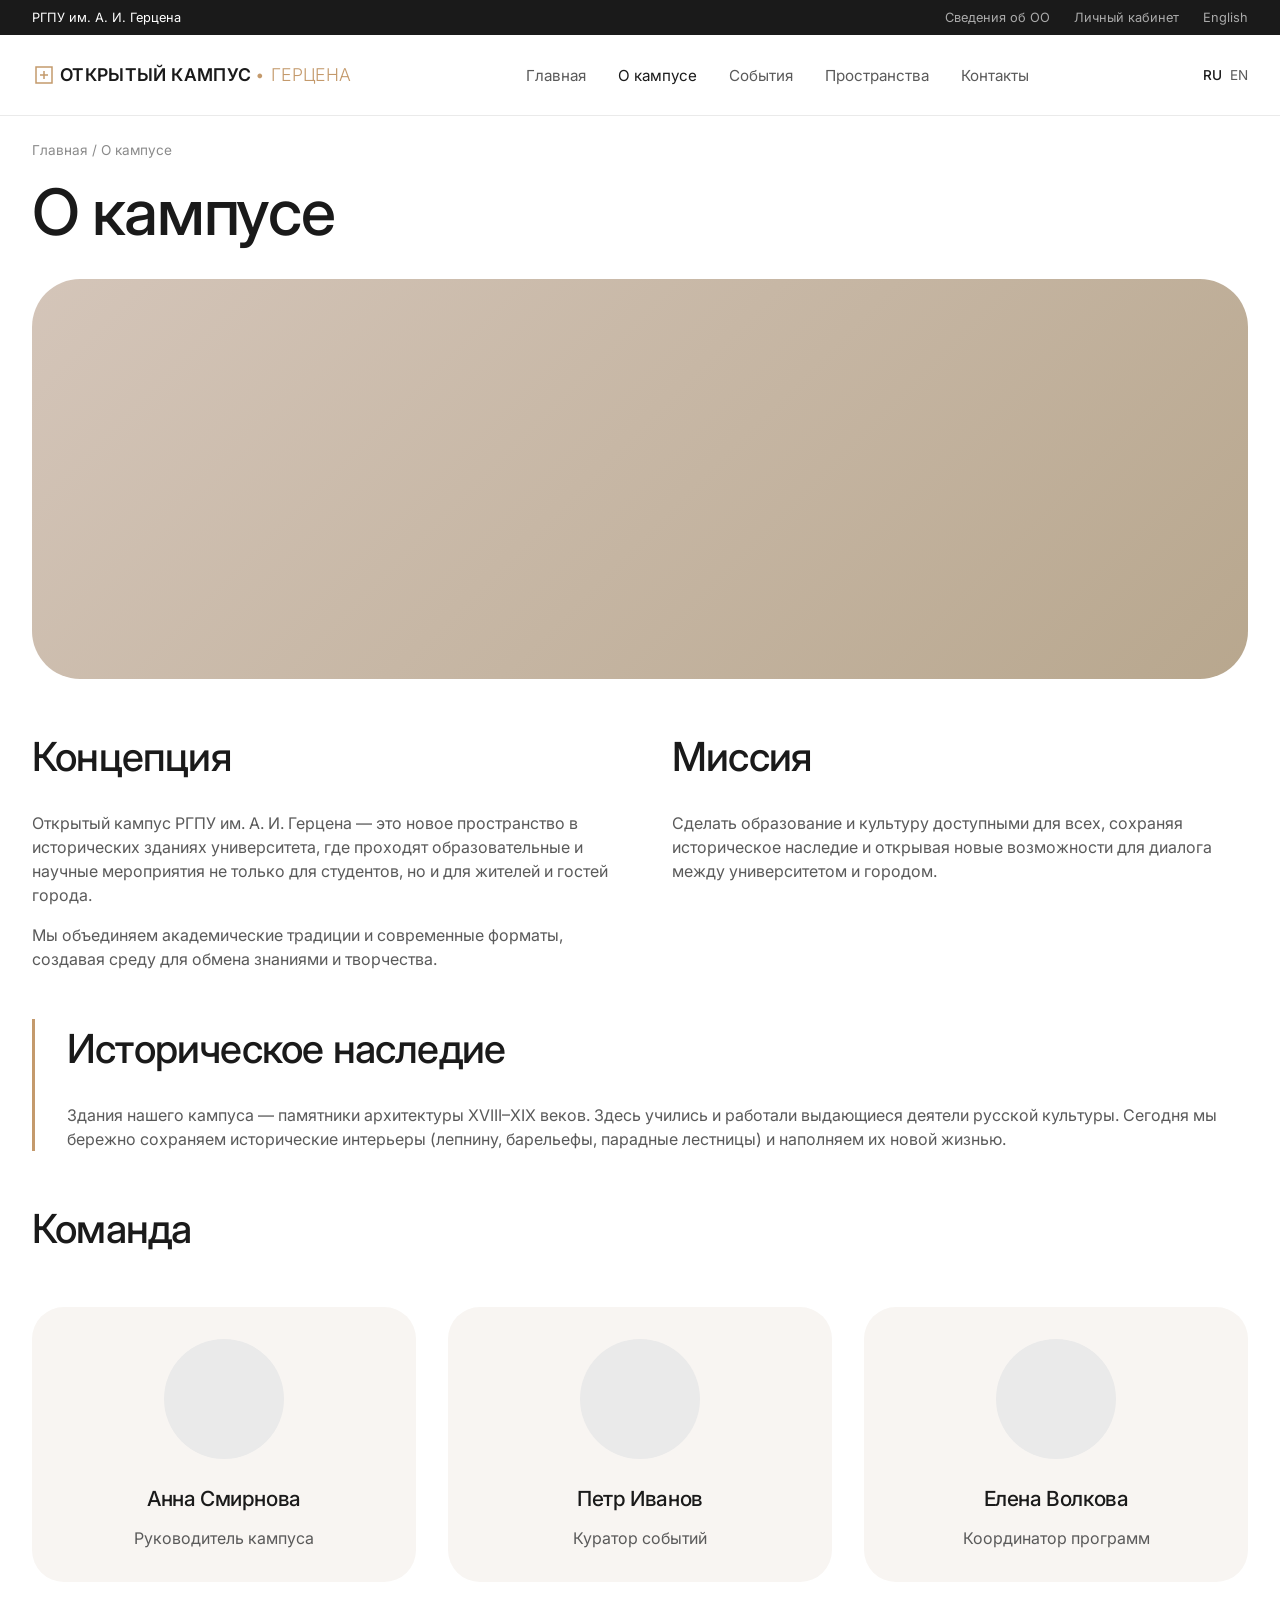
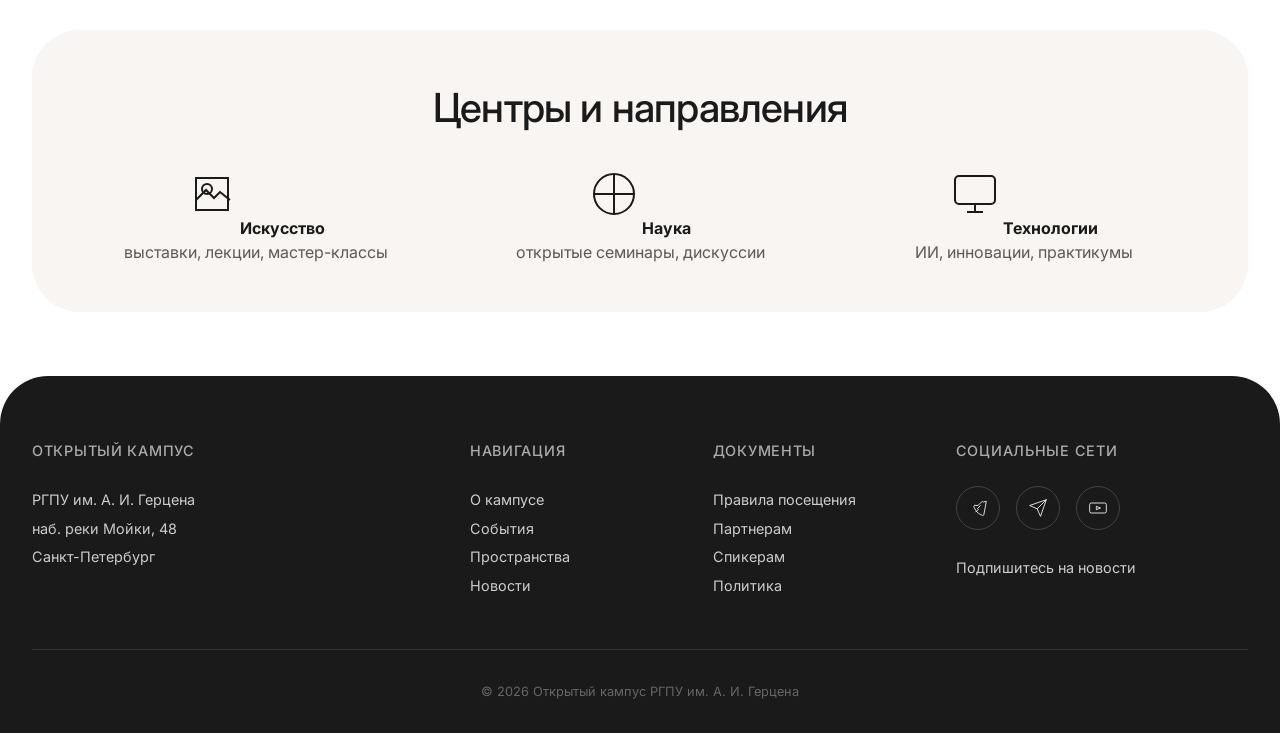
<file: about.html>
<!DOCTYPE html>
<html lang="ru">
<head>
    <meta charset="UTF-8">
    <meta name="viewport" content="width=device-width, initial-scale=1.0">
    <title>О кампусе | Открытый кампус</title>
    <link rel="preconnect" href="https://fonts.googleapis.com">
    <link rel="preconnect" href="https://fonts.gstatic.com" crossorigin>
    <link href="https://fonts.googleapis.com/css2?family=Inter:opsz,wght@14..32,300;14..32,400;14..32,500;14..32,600;14..32,700&display=swap" rel="stylesheet">
    <link rel="stylesheet" href="assets/css/style.css">
</head>
<body>
    <!-- ШАПКА УНИВЕРСИТЕТА -->
    <div class="university-header">
        <div class="container">
            <div>РГПУ им. А. И. Герцена</div>
            <div class="university-links">
                <a href="#">Сведения об ОО</a>
                <a href="#">Личный кабинет</a>
                <a href="en/index.html">English</a>
            </div>
        </div>
    </div>

    <!-- НАВИГАЦИЯ -->
    <nav class="main-nav">
        <div class="container nav-container">
            <a href="index.html" class="logo">
                <svg class="icon logo-icon" viewBox="0 0 24 24" fill="none" stroke="currentColor">
                    <path d="M4 4h16v16H4z"/>
                    <path d="M12 8v8M8 12h8"/>
                </svg>
                ОТКРЫТЫЙ КАМПУС <span>• ГЕРЦЕНА</span>
            </a>
            <ul class="nav-menu">
                <li><a href="index.html">Главная</a></li>
                <li><a href="about.html" class="active">О кампусе</a></li>
                <li><a href="events.html">События</a></li>
                <li><a href="spaces.html">Пространства</a></li>
                <li><a href="contact.html">Контакты</a></li>
            </ul>
            <div class="lang-switch">
                <a href="#" class="active">RU</a>
                <a href="en/index.html">EN</a>
            </div>
            <button class="mobile-menu-btn">☰</button>
        </div>
    </nav>

    <main class="container">
        <!-- ХЛЕБНЫЕ КРОШКИ -->
        <div class="breadcrumbs">
            <a href="index.html">Главная</a> / <span>О кампусе</span>
        </div>

        <h1>О кампусе</h1>
        
        <!-- HERO ИЗОБРАЖЕНИЕ -->
        <div class="about-hero">
            <div class="about-hero-image"></div>
        </div>
        
        <!-- КОНЦЕПЦИЯ И МИССИЯ -->
        <div class="about-content">
            <div>
                <h2>Концепция</h2>
                <p style="color: var(--color-text-light);">Открытый кампус РГПУ им. А. И. Герцена — это новое пространство в исторических зданиях университета, где проходят образовательные и научные мероприятия не только для студентов, но и для жителей и гостей города.</p>
                <p style="color: var(--color-text-light); margin-top: 1rem;">Мы объединяем академические традиции и современные форматы, создавая среду для обмена знаниями и творчества.</p>
            </div>
            <div>
                <h2>Миссия</h2>
                <p style="color: var(--color-text-light);">Сделать образование и культуру доступными для всех, сохраняя историческое наследие и открывая новые возможности для диалога между университетом и городом.</p>
            </div>
        </div>
        
        <!-- ИСТОРИЧЕСКИЙ БЛОК -->
        <div class="history-block">
            <h2>Историческое наследие</h2>
            <p style="color: var(--color-text-light);">Здания нашего кампуса — памятники архитектуры XVIII–XIX веков. Здесь учились и работали выдающиеся деятели русской культуры. Сегодня мы бережно сохраняем исторические интерьеры (лепнину, барельефы, парадные лестницы) и наполняем их новой жизнью.</p>
        </div>
        
        <!-- КОМАНДА -->
        <h2 style="margin-top: 3rem;">Команда</h2>
        <div class="team-grid">
            <div class="team-card">
                <div class="team-photo"></div>
                <h3>Анна Смирнова</h3>
                <p style="color: var(--color-text-light);">Руководитель кампуса</p>
            </div>
            <div class="team-card">
                <div class="team-photo"></div>
                <h3>Петр Иванов</h3>
                <p style="color: var(--color-text-light);">Куратор событий</p>
            </div>
            <div class="team-card">
                <div class="team-photo"></div>
                <h3>Елена Волкова</h3>
                <p style="color: var(--color-text-light);">Координатор программ</p>
            </div>
        </div>
        
        <!-- НАПРАВЛЕНИЯ -->
        <div style="background: var(--color-hover); padding: 3rem; border-radius: var(--radius-xl); margin: 3rem 0;">
            <h2 class="text-center">Центры и направления</h2>
            <div style="display: grid; grid-template-columns: repeat(3, 1fr); gap: 2rem; margin-top: 2rem;">
                <div class="text-center">
                    <svg class="icon-xl" viewBox="0 0 24 24" fill="none" stroke="currentColor" style="margin: 0 auto 1rem;">
                        <path d="M4 4h16v16H4z"/>
                        <circle cx="9.5" cy="9.5" r="2.5"/>
                        <path d="M21 15l-5-4-3 3-4-4-5 5"/>
                    </svg>
                    <strong>Искусство</strong><br>
                    <span style="color: var(--color-text-light);">выставки, лекции, мастер-классы</span>
                </div>
                <div class="text-center">
                    <svg class="icon-xl" viewBox="0 0 24 24" fill="none" stroke="currentColor" style="margin: 0 auto 1rem;">
                        <circle cx="12" cy="12" r="10"/>
                        <path d="M12 2v20M2 12h20"/>
                    </svg>
                    <strong>Наука</strong><br>
                    <span style="color: var(--color-text-light);">открытые семинары, дискуссии</span>
                </div>
                <div class="text-center">
                    <svg class="icon-xl" viewBox="0 0 24 24" fill="none" stroke="currentColor" style="margin: 0 auto 1rem;">
                        <rect x="2" y="3" width="20" height="14" rx="2"/>
                        <path d="M8 21h8M12 17v4"/>
                    </svg>
                    <strong>Технологии</strong><br>
                    <span style="color: var(--color-text-light);">ИИ, инновации, практикумы</span>
                </div>
            </div>
        </div>
    </main>

    <!-- ФУТЕР -->
    <footer class="footer">
        <div class="container">
            <div class="footer-grid">
                <div class="footer-col">
                    <h4>Открытый кампус</h4>
                    <p>РГПУ им. А. И. Герцена<br>наб. реки Мойки, 48<br>Санкт-Петербург</p>
                </div>
                <div class="footer-col">
                    <h4>Навигация</h4>
                    <a href="about.html">О кампусе</a>
                    <a href="events.html">События</a>
                    <a href="spaces.html">Пространства</a>
                    <a href="news.html">Новости</a>
                </div>
                <div class="footer-col">
                    <h4>Документы</h4>
                    <a href="#">Правила посещения</a>
                    <a href="partners.html">Партнерам</a>
                    <a href="#">Спикерам</a>
                    <a href="#">Политика</a>
                </div>
                <div class="footer-col">
                    <h4>Социальные сети</h4>
                    <div class="social-links">
                        <a href="#" aria-label="VK">
                            <svg width="20" height="20" viewBox="0 0 24 24" fill="none" stroke="currentColor">
                                <path d="M22 4L19 20C18.9 20.6 18.3 21 17.7 20.9C16.8 20.8 13 19 11 17C9 15 7 11 7 10C7 9.5 7.2 9 7.7 8.8L12 9L16 5C16.7 4.3 17.7 4.2 18.4 4.8L22 4Z"/>
                                <path d="M13 13L9 17M15 9L11 13"/>
                            </svg>
                        </a>
                        <a href="#" aria-label="Telegram">
                            <svg width="20" height="20" viewBox="0 0 24 24" fill="none" stroke="currentColor">
                                <path d="M22 2L11 13M22 2L15 22L11 13M22 2L2 9L11 13"/>
                            </svg>
                        </a>
                        <a href="#" aria-label="YouTube">
                            <svg width="20" height="20" viewBox="0 0 24 24" fill="none" stroke="currentColor">
                                <rect x="2" y="6" width="20" height="12" rx="2"/>
                                <path d="M10 10L15 12L10 14V10Z"/>
                            </svg>
                        </a>
                    </div>
                    <p style="margin-top: 1.5rem;">Подпишитесь на новости</p>
                </div>
            </div>
            <div class="copyright">
                © 2026 Открытый кампус РГПУ им. А. И. Герцена
            </div>
        </div>
    </footer>

    <!-- МОДАЛЬНОЕ ОКНО РЕГИСТРАЦИИ (для демо) -->
    <div class="modal-overlay" id="registrationModal">
        <div class="modal">
            <button class="modal-close" onclick="closeModal()">×</button>
            <h3 id="modalEventTitle">Регистрация на событие</h3>
            <form class="modal-form" id="registrationForm" onsubmit="submitRegistration(event)">
                <div class="form-group">
                    <input type="text" placeholder="Ваше имя" required>
                </div>
                <div class="form-group">
                    <input type="email" placeholder="Email" required>
                </div>
                <div class="form-group">
                    <input type="tel" placeholder="Телефон (необязательно)">
                </div>
                <button type="submit" class="modal-submit">Записаться</button>
                <div class="success-message" id="successMessage">
                    ✓ Вы зарегистрированы! Подтверждение отправлено на email.
                </div>
            </form>
        </div>
    </div>

    <script src="assets/js/main.js"></script>
</body>
</html>
</file>
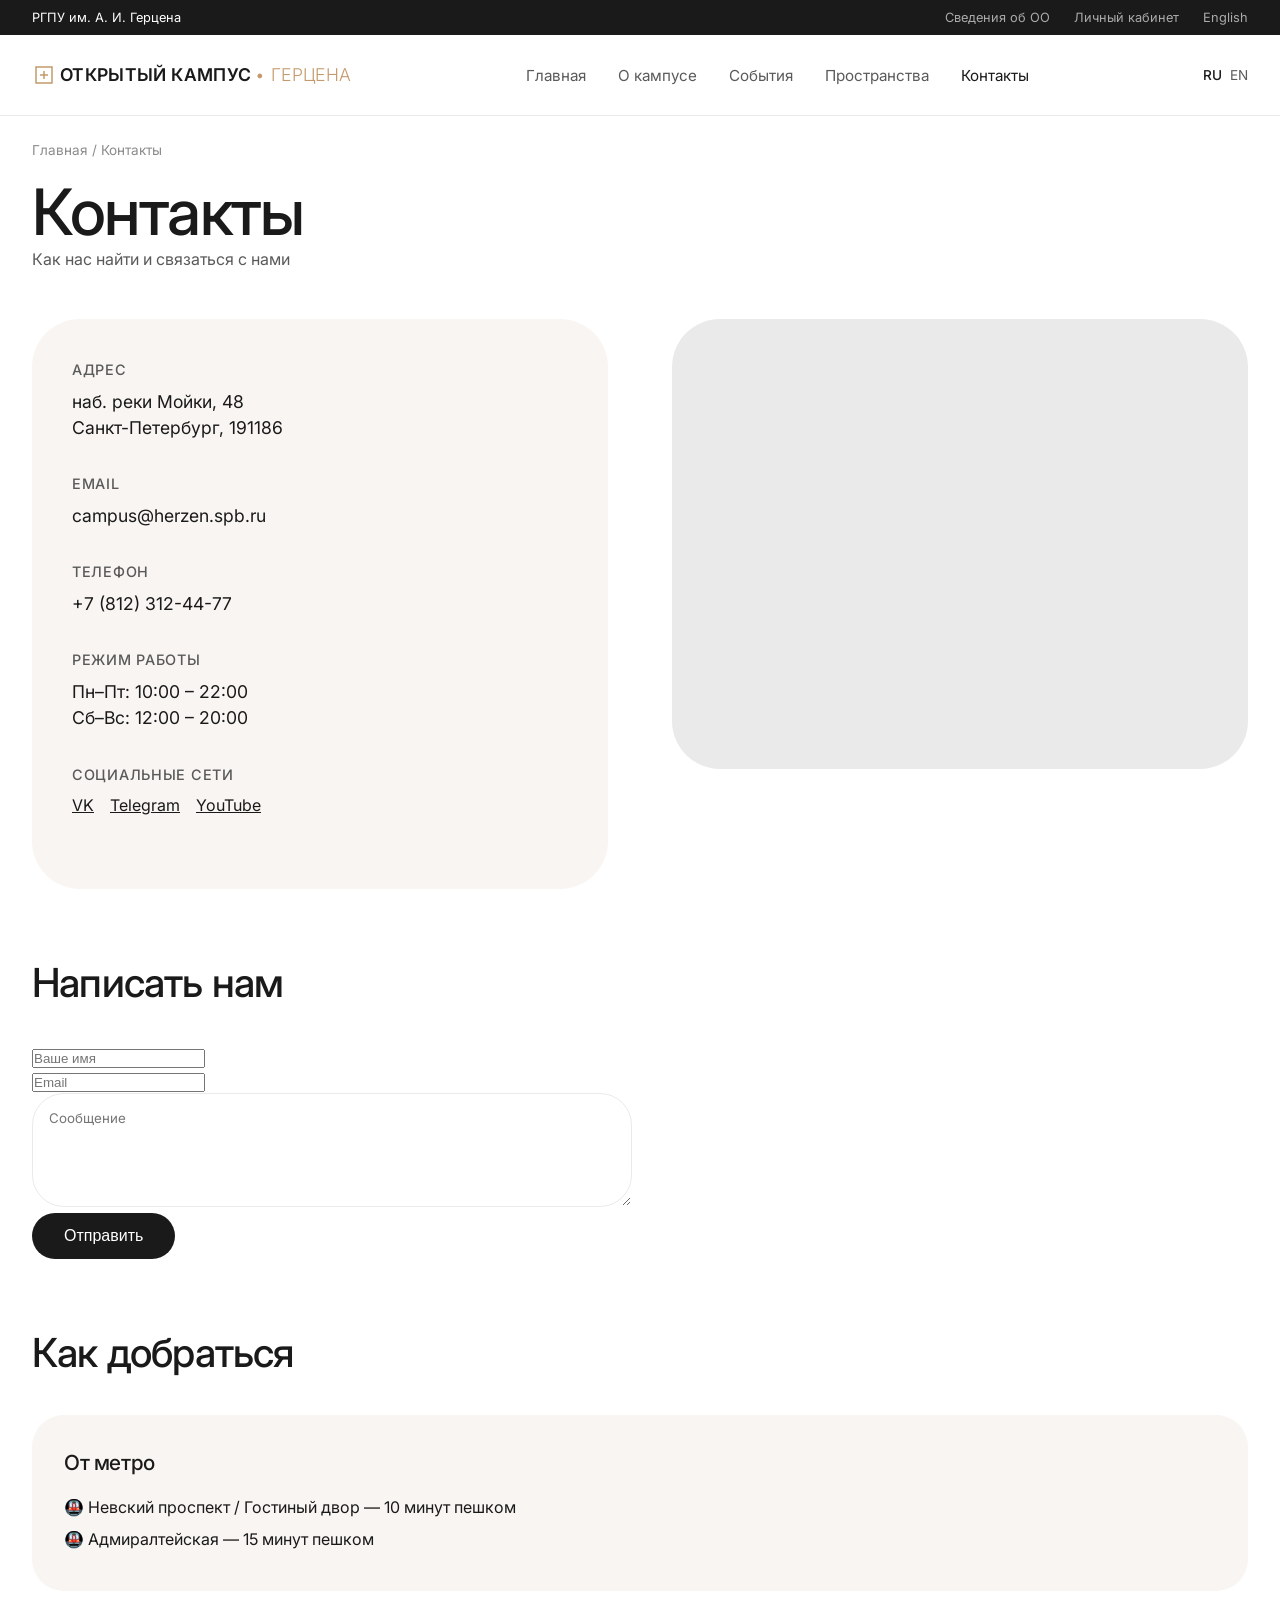
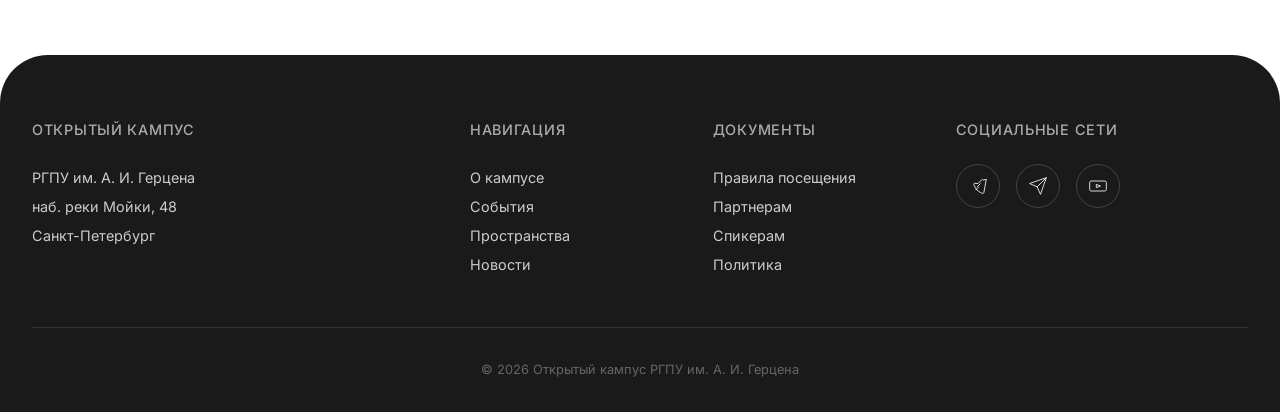
<file: contact.html>
<!DOCTYPE html>
<html lang="ru">
<head>
    <meta charset="UTF-8">
    <meta name="viewport" content="width=device-width, initial-scale=1.0">
    <title>Контакты | Открытый кампус</title>
    <link rel="preconnect" href="https://fonts.googleapis.com">
    <link rel="preconnect" href="https://fonts.gstatic.com" crossorigin>
    <link href="https://fonts.googleapis.com/css2?family=Inter:opsz,wght@14..32,300;14..32,400;14..32,500;14..32,600;14..32,700&display=swap" rel="stylesheet">
    <link rel="stylesheet" href="assets/css/style.css">
</head>
<body>
    <!-- ШАПКА УНИВЕРСИТЕТА -->
    <div class="university-header">
        <div class="container">
            <div>РГПУ им. А. И. Герцена</div>
            <div class="university-links">
                <a href="#">Сведения об ОО</a>
                <a href="#">Личный кабинет</a>
                <a href="en/index.html">English</a>
            </div>
        </div>
    </div>

    <!-- НАВИГАЦИЯ -->
    <nav class="main-nav">
        <div class="container nav-container">
            <a href="index.html" class="logo">
                <svg class="icon logo-icon" viewBox="0 0 24 24" fill="none" stroke="currentColor">
                    <path d="M4 4h16v16H4z"/>
                    <path d="M12 8v8M8 12h8"/>
                </svg>
                ОТКРЫТЫЙ КАМПУС <span>• ГЕРЦЕНА</span>
            </a>
            <ul class="nav-menu">
                <li><a href="index.html">Главная</a></li>
                <li><a href="about.html">О кампусе</a></li>
                <li><a href="events.html">События</a></li>
                <li><a href="spaces.html">Пространства</a></li>
                <li><a href="contact.html" class="active">Контакты</a></li>
            </ul>
            <div class="lang-switch">
                <a href="#" class="active">RU</a>
                <a href="en/index.html">EN</a>
            </div>
            <button class="mobile-menu-btn">☰</button>
        </div>
    </nav>

    <main class="container">
        <!-- ХЛЕБНЫЕ КРОШКИ -->
        <div class="breadcrumbs">
            <a href="index.html">Главная</a> / <span>Контакты</span>
        </div>

        <h1>Контакты</h1>
        <p style="color: var(--color-text-light); margin-bottom: 3rem;">Как нас найти и связаться с нами</p>

        <div class="contacts-grid">
            <!-- ЛЕВАЯ КОЛОНКА: ИНФОРМАЦИЯ -->
            <div class="contact-info-card">
                <div class="contact-item">
                    <h4>Адрес</h4>
                    <p>наб. реки Мойки, 48<br>Санкт-Петербург, 191186</p>
                </div>
                <div class="contact-item">
                    <h4>Email</h4>
                    <p>campus@herzen.spb.ru</p>
                </div>
                <div class="contact-item">
                    <h4>Телефон</h4>
                    <p>+7 (812) 312-44-77</p>
                </div>
                <div class="contact-item">
                    <h4>Режим работы</h4>
                    <p>Пн–Пт: 10:00 – 22:00<br>Сб–Вс: 12:00 – 20:00</p>
                </div>
                <div class="contact-item">
                    <h4>Социальные сети</h4>
                    <div style="display: flex; gap: 16px; margin-top: 0.5rem;">
                        <a href="#" style="color: var(--color-text);">VK</a>
                        <a href="#" style="color: var(--color-text);">Telegram</a>
                        <a href="#" style="color: var(--color-text);">YouTube</a>
                    </div>
                </div>
            </div>

            <!-- ПРАВАЯ КОЛОНКА: КАРТА -->
            <div class="map-container">
                <!-- Здесь будет карта -->
            </div>
        </div>

        <!-- ФОРМА ОБРАТНОЙ СВЯЗИ -->
        <div style="margin: 4rem 0;">
            <h2>Написать нам</h2>
            <form style="max-width: 600px; margin-top: 2rem;">
                <div class="form-group">
                    <input type="text" placeholder="Ваше имя" required>
                </div>
                <div class="form-group">
                    <input type="email" placeholder="Email" required>
                </div>
                <div class="form-group">
                    <textarea rows="5" placeholder="Сообщение" required style="width: 100%; padding: 16px; border: 1px solid var(--color-border); border-radius: var(--radius-lg); font-family: inherit;"></textarea>
                </div>
                <button type="submit" class="btn btn-primary">Отправить</button>
            </form>
        </div>

        <!-- КАК ДОБРАТЬСЯ -->
        <h2>Как добраться</h2>
        <div style="margin: 2rem 0;">
            <div style="background: var(--color-hover); padding: 2rem; border-radius: var(--radius-lg);">
                <h3 style="margin-bottom: 1rem;">От метро</h3>
                <ul style="list-style: none;">
                    <li style="margin-bottom: 0.5rem;">🚇 Невский проспект / Гостиный двор — 10 минут пешком</li>
                    <li style="margin-bottom: 0.5rem;">🚇 Адмиралтейская — 15 минут пешком</li>
                </ul>
            </div>
        </div>
    </main>

    <!-- ФУТЕР -->
    <footer class="footer">
        <div class="container">
            <div class="footer-grid">
                <div class="footer-col">
                    <h4>Открытый кампус</h4>
                    <p>РГПУ им. А. И. Герцена<br>наб. реки Мойки, 48<br>Санкт-Петербург</p>
                </div>
                <div class="footer-col">
                    <h4>Навигация</h4>
                    <a href="about.html">О кампусе</a>
                    <a href="events.html">События</a>
                    <a href="spaces.html">Пространства</a>
                    <a href="news.html">Новости</a>
                </div>
                <div class="footer-col">
                    <h4>Документы</h4>
                    <a href="#">Правила посещения</a>
                    <a href="partners.html">Партнерам</a>
                    <a href="#">Спикерам</a>
                    <a href="#">Политика</a>
                </div>
                <div class="footer-col">
                    <h4>Социальные сети</h4>
                    <div class="social-links">
                        <a href="#" aria-label="VK"><svg width="20" height="20" viewBox="0 0 24 24" fill="none" stroke="currentColor"><path d="M22 4L19 20C18.9 20.6 18.3 21 17.7 20.9C16.8 20.8 13 19 11 17C9 15 7 11 7 10C7 9.5 7.2 9 7.7 8.8L12 9L16 5C16.7 4.3 17.7 4.2 18.4 4.8L22 4Z"/><path d="M13 13L9 17M15 9L11 13"/></svg></a>
                        <a href="#" aria-label="Telegram"><svg width="20" height="20" viewBox="0 0 24 24" fill="none" stroke="currentColor"><path d="M22 2L11 13M22 2L15 22L11 13M22 2L2 9L11 13"/></svg></a>
                        <a href="#" aria-label="YouTube"><svg width="20" height="20" viewBox="0 0 24 24" fill="none" stroke="currentColor"><rect x="2" y="6" width="20" height="12" rx="2"/><path d="M10 10L15 12L10 14V10Z"/></svg></a>
                    </div>
                </div>
            </div>
            <div class="copyright">© 2026 Открытый кампус РГПУ им. А. И. Герцена</div>
        </div>
    </footer>

    <script src="assets/js/main.js"></script>
</body>
</html>
</file>
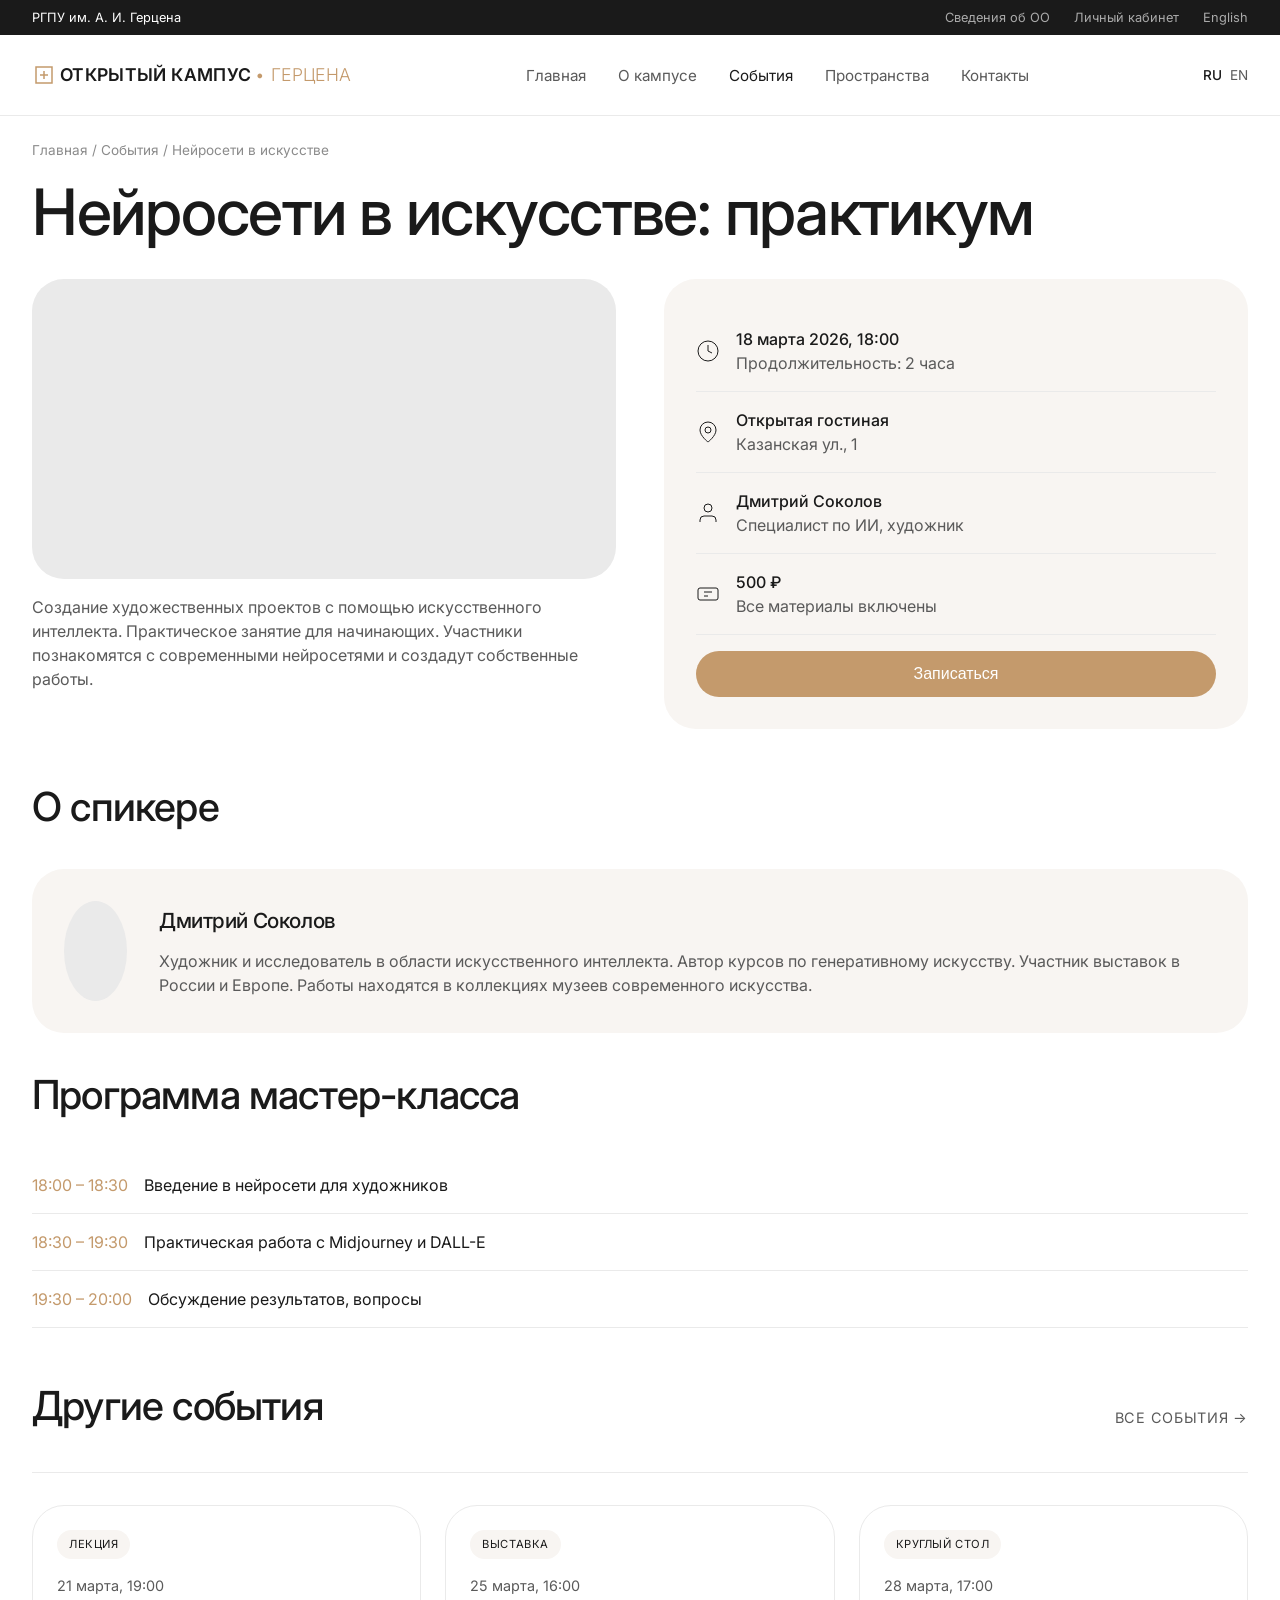
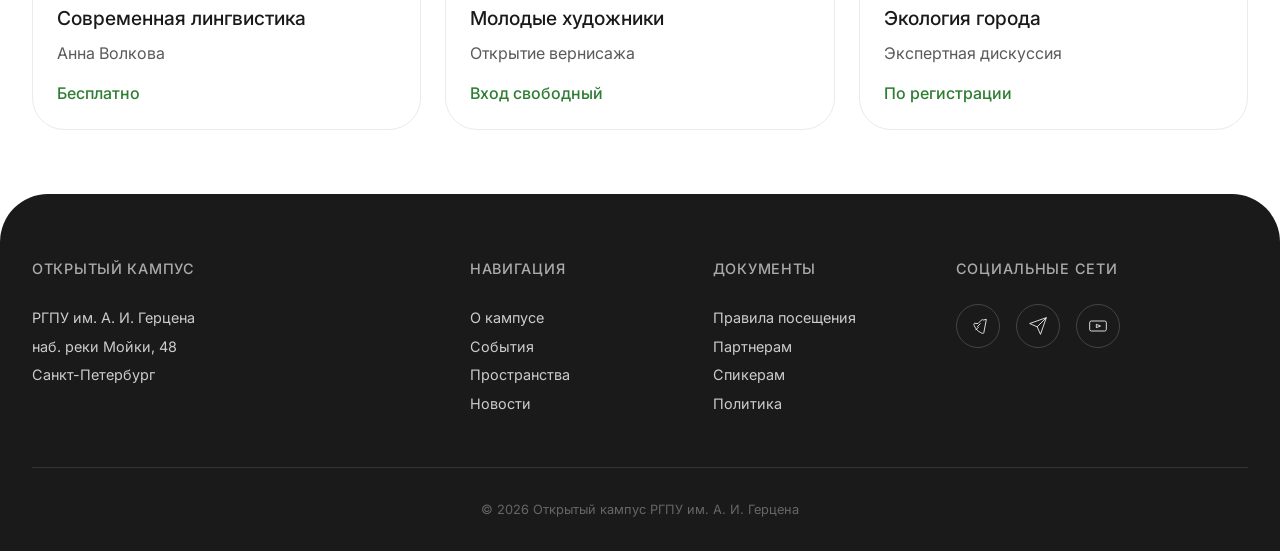
<file: event-single.html>
<!DOCTYPE html>
<html lang="ru">
<head>
    <meta charset="UTF-8">
    <meta name="viewport" content="width=device-width, initial-scale=1.0">
    <title>Нейросети в искусстве | Открытый кампус</title>
    <link rel="preconnect" href="https://fonts.googleapis.com">
    <link rel="preconnect" href="https://fonts.gstatic.com" crossorigin>
    <link href="https://fonts.googleapis.com/css2?family=Inter:opsz,wght@14..32,300;14..32,400;14..32,500;14..32,600;14..32,700&display=swap" rel="stylesheet">
    <link rel="stylesheet" href="assets/css/style.css">
    <style>
        .event-header {
            display: grid;
            grid-template-columns: 1fr 1fr;
            gap: 3rem;
            margin: 2rem 0 3rem;
        }
        
        .event-meta-list {
            background: var(--color-hover);
            border-radius: var(--radius-lg);
            padding: 2rem;
        }
        
        .meta-item {
            display: flex;
            align-items: center;
            gap: 1rem;
            padding: 1rem 0;
            border-bottom: 1px solid var(--color-border);
        }
        
        .meta-item:last-child {
            border-bottom: none;
        }
        
        .speaker-card {
            display: flex;
            gap: 2rem;
            align-items: center;
            background: var(--color-hover);
            border-radius: var(--radius-lg);
            padding: 2rem;
            margin: 2rem 0;
        }
        
        .speaker-photo {
            width: 100px;
            height: 100px;
            border-radius: 50%;
            background: var(--color-border);
        }
        
        @media (max-width: 768px) {
            .event-header {
                grid-template-columns: 1fr;
            }
            .speaker-card {
                flex-direction: column;
                text-align: center;
            }
        }
    </style>
</head>
<body>
    <!-- ШАПКА УНИВЕРСИТЕТА -->
    <div class="university-header">
        <div class="container">
            <div>РГПУ им. А. И. Герцена</div>
            <div class="university-links">
                <a href="#">Сведения об ОО</a>
                <a href="#">Личный кабинет</a>
                <a href="en/index.html">English</a>
            </div>
        </div>
    </div>

    <!-- НАВИГАЦИЯ -->
    <nav class="main-nav">
        <div class="container nav-container">
            <a href="index.html" class="logo">
                <svg class="icon logo-icon" viewBox="0 0 24 24" fill="none" stroke="currentColor">
                    <path d="M4 4h16v16H4z"/>
                    <path d="M12 8v8M8 12h8"/>
                </svg>
                ОТКРЫТЫЙ КАМПУС <span>• ГЕРЦЕНА</span>
            </a>
            <ul class="nav-menu">
                <li><a href="index.html">Главная</a></li>
                <li><a href="about.html">О кампусе</a></li>
                <li><a href="events.html" class="active">События</a></li>
                <li><a href="spaces.html">Пространства</a></li>
                <li><a href="contact.html">Контакты</a></li>
            </ul>
            <div class="lang-switch">
                <a href="#" class="active">RU</a>
                <a href="en/index.html">EN</a>
            </div>
            <button class="mobile-menu-btn">☰</button>
        </div>
    </nav>

    <main class="container">
        <!-- ХЛЕБНЫЕ КРОШКИ -->
        <div class="breadcrumbs">
            <a href="index.html">Главная</a> / <a href="events.html">События</a> / <span>Нейросети в искусстве</span>
        </div>

        <!-- ЗАГОЛОВОК -->
        <h1>Нейросети в искусстве: практикум</h1>
        
        <!-- ОСНОВНАЯ ИНФОРМАЦИЯ -->
        <div class="event-header">
            <div>
                <div style="background: var(--color-border); height: 300px; border-radius: var(--radius-lg); margin-bottom: 1rem;"></div>
                <p style="color: var(--color-text-light);">Создание художественных проектов с помощью искусственного интеллекта. Практическое занятие для начинающих. Участники познакомятся с современными нейросетями и создадут собственные работы.</p>
            </div>
            <div class="event-meta-list">
                <div class="meta-item">
                    <svg width="24" height="24" viewBox="0 0 24 24" fill="none" stroke="currentColor">
                        <circle cx="12" cy="12" r="10"/>
                        <polyline points="12 6 12 12 16 14"/>
                    </svg>
                    <div>
                        <div style="font-weight: 500;">18 марта 2026, 18:00</div>
                        <div style="color: var(--color-text-light);">Продолжительность: 2 часа</div>
                    </div>
                </div>
                <div class="meta-item">
                    <svg width="24" height="24" viewBox="0 0 24 24" fill="none" stroke="currentColor">
                        <path d="M20 10c0 6-8 12-8 12s-8-6-8-12a8 8 0 1 1 16 0z"/>
                        <circle cx="12" cy="10" r="3"/>
                    </svg>
                    <div>
                        <div style="font-weight: 500;">Открытая гостиная</div>
                        <div style="color: var(--color-text-light);">Казанская ул., 1</div>
                    </div>
                </div>
                <div class="meta-item">
                    <svg width="24" height="24" viewBox="0 0 24 24" fill="none" stroke="currentColor">
                        <path d="M20 21v-2a4 4 0 0 0-4-4H8a4 4 0 0 0-4 4v2"/>
                        <circle cx="12" cy="7" r="4"/>
                    </svg>
                    <div>
                        <div style="font-weight: 500;">Дмитрий Соколов</div>
                        <div style="color: var(--color-text-light);">Специалист по ИИ, художник</div>
                    </div>
                </div>
                <div class="meta-item">
                    <svg width="24" height="24" viewBox="0 0 24 24" fill="none" stroke="currentColor">
                        <rect x="2" y="6" width="20" height="12" rx="2"/>
                        <path d="M8 10h8M8 14h4"/>
                    </svg>
                    <div>
                        <div style="font-weight: 500;">500 ₽</div>
                        <div style="color: var(--color-text-light);">Все материалы включены</div>
                    </div>
                </div>
                <button class="btn btn-accent" style="width: 100%; margin-top: 1rem;" onclick="openModal(event, 'Нейросети в искусстве')">Записаться</button>
            </div>
        </div>

        <!-- О СПИКЕРЕ -->
        <h2>О спикере</h2>
        <div class="speaker-card">
            <div class="speaker-photo"></div>
            <div>
                <h3>Дмитрий Соколов</h3>
                <p style="color: var(--color-text-light);">Художник и исследователь в области искусственного интеллекта. Автор курсов по генеративному искусству. Участник выставок в России и Европе. Работы находятся в коллекциях музеев современного искусства.</p>
            </div>
        </div>

        <!-- ПРОГРАММА -->
        <h2>Программа мастер-класса</h2>
        <ul style="list-style: none; margin: 2rem 0;">
            <li style="padding: 1rem 0; border-bottom: 1px solid var(--color-border); display: flex; gap: 1rem;">
                <span style="color: var(--color-accent);">18:00 – 18:30</span>
                <span>Введение в нейросети для художников</span>
            </li>
            <li style="padding: 1rem 0; border-bottom: 1px solid var(--color-border); display: flex; gap: 1rem;">
                <span style="color: var(--color-accent);">18:30 – 19:30</span>
                <span>Практическая работа с Midjourney и DALL-E</span>
            </li>
            <li style="padding: 1rem 0; border-bottom: 1px solid var(--color-border); display: flex; gap: 1rem;">
                <span style="color: var(--color-accent);">19:30 – 20:00</span>
                <span>Обсуждение результатов, вопросы</span>
            </li>
        </ul>

        <!-- ПОХОЖИЕ СОБЫТИЯ -->
        <div class="section-header" style="margin-top: 3rem;">
            <h2>Другие события</h2>
            <a href="events.html" class="section-link">Все события →</a>
        </div>

        <div class="events-grid" style="grid-template-columns: repeat(3, 1fr);">
            <a href="event-single.html?id=2" class="event-card">
                <span class="event-badge">Лекция</span>
                <div class="event-date">21 марта, 19:00</div>
                <div class="event-title">Современная лингвистика</div>
                <div style="color: var(--color-text-light);">Анна Волкова</div>
                <div class="event-price free">Бесплатно</div>
            </a>
            <a href="event-single.html?id=3" class="event-card">
                <span class="event-badge">Выставка</span>
                <div class="event-date">25 марта, 16:00</div>
                <div class="event-title">Молодые художники</div>
                <div style="color: var(--color-text-light);">Открытие вернисажа</div>
                <div class="event-price free">Вход свободный</div>
            </a>
            <a href="event-single.html?id=4" class="event-card">
                <span class="event-badge">Круглый стол</span>
                <div class="event-date">28 марта, 17:00</div>
                <div class="event-title">Экология города</div>
                <div style="color: var(--color-text-light);">Экспертная дискуссия</div>
                <div class="event-price free">По регистрации</div>
            </a>
        </div>
    </main>

    <!-- ФУТЕР -->
    <footer class="footer">
        <div class="container">
            <div class="footer-grid">
                <div class="footer-col">
                    <h4>Открытый кампус</h4>
                    <p>РГПУ им. А. И. Герцена<br>наб. реки Мойки, 48<br>Санкт-Петербург</p>
                </div>
                <div class="footer-col">
                    <h4>Навигация</h4>
                    <a href="about.html">О кампусе</a>
                    <a href="events.html">События</a>
                    <a href="spaces.html">Пространства</a>
                    <a href="news.html">Новости</a>
                </div>
                <div class="footer-col">
                    <h4>Документы</h4>
                    <a href="#">Правила посещения</a>
                    <a href="partners.html">Партнерам</a>
                    <a href="#">Спикерам</a>
                    <a href="#">Политика</a>
                </div>
                <div class="footer-col">
                    <h4>Социальные сети</h4>
                    <div class="social-links">
                        <a href="#" aria-label="VK"><svg width="20" height="20" viewBox="0 0 24 24" fill="none" stroke="currentColor"><path d="M22 4L19 20C18.9 20.6 18.3 21 17.7 20.9C16.8 20.8 13 19 11 17C9 15 7 11 7 10C7 9.5 7.2 9 7.7 8.8L12 9L16 5C16.7 4.3 17.7 4.2 18.4 4.8L22 4Z"/><path d="M13 13L9 17M15 9L11 13"/></svg></a>
                        <a href="#" aria-label="Telegram"><svg width="20" height="20" viewBox="0 0 24 24" fill="none" stroke="currentColor"><path d="M22 2L11 13M22 2L15 22L11 13M22 2L2 9L11 13"/></svg></a>
                        <a href="#" aria-label="YouTube"><svg width="20" height="20" viewBox="0 0 24 24" fill="none" stroke="currentColor"><rect x="2" y="6" width="20" height="12" rx="2"/><path d="M10 10L15 12L10 14V10Z"/></svg></a>
                    </div>
                </div>
            </div>
            <div class="copyright">© 2026 Открытый кампус РГПУ им. А. И. Герцена</div>
        </div>
    </footer>

    <!-- МОДАЛЬНОЕ ОКНО РЕГИСТРАЦИИ -->
    <div class="modal-overlay" id="registrationModal">
        <div class="modal">
            <button class="modal-close" onclick="closeModal()">×</button>
            <h3 id="modalEventTitle">Регистрация на событие</h3>
            <form class="modal-form" id="registrationForm" onsubmit="submitRegistration(event)">
                <div class="form-group"><input type="text" placeholder="Ваше имя" required></div>
                <div class="form-group"><input type="email" placeholder="Email" required></div>
                <div class="form-group"><input type="tel" placeholder="Телефон"></div>
                <button type="submit" class="modal-submit">Записаться</button>
                <div class="success-message" id="successMessage">✓ Вы зарегистрированы! Подтверждение отправлено на email.</div>
            </form>
        </div>
    </div>

    <script src="assets/js/main.js"></script>
</body>
</html>
</file>
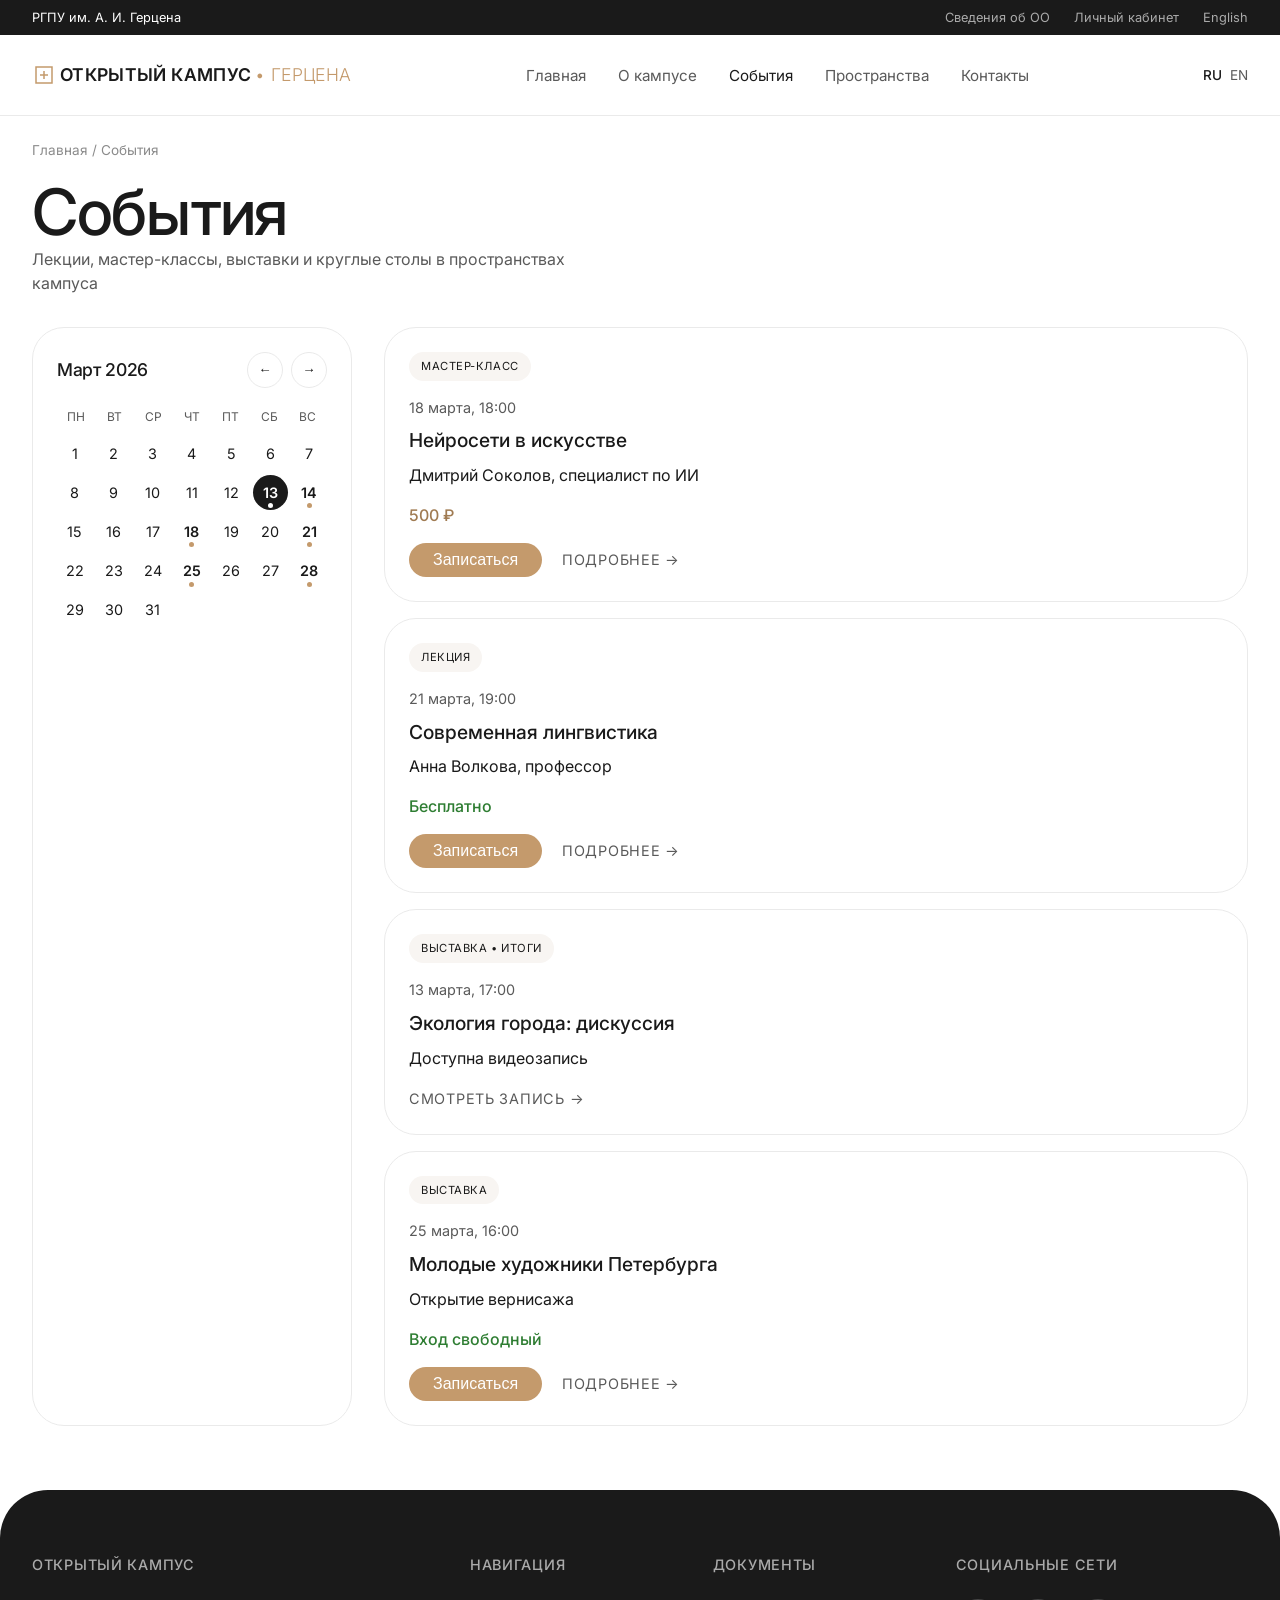
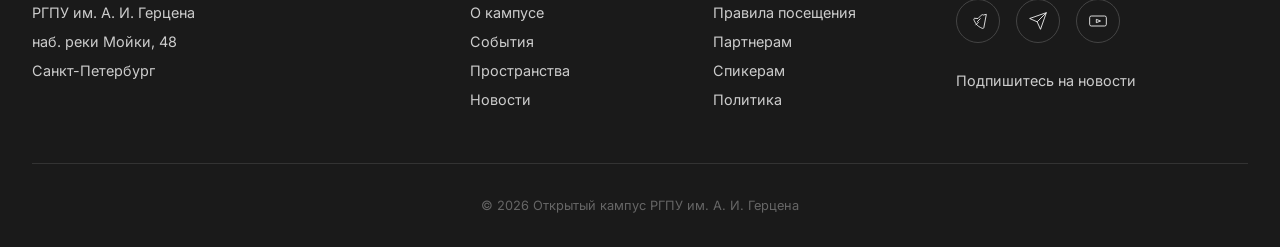
<file: events.html>
<!DOCTYPE html>
<html lang="ru">
<head>
    <meta charset="UTF-8">
    <meta name="viewport" content="width=device-width, initial-scale=1.0">
    <title>События | Открытый кампус</title>
    <link rel="preconnect" href="https://fonts.googleapis.com">
    <link rel="preconnect" href="https://fonts.gstatic.com" crossorigin>
    <link href="https://fonts.googleapis.com/css2?family=Inter:opsz,wght@14..32,300;14..32,400;14..32,500;14..32,600;14..32,700&display=swap" rel="stylesheet">
    <link rel="stylesheet" href="assets/css/style.css">
</head>
<body>
    <!-- ШАПКА УНИВЕРСИТЕТА -->
    <div class="university-header">
        <div class="container">
            <div>РГПУ им. А. И. Герцена</div>
            <div class="university-links">
                <a href="#">Сведения об ОО</a>
                <a href="#">Личный кабинет</a>
                <a href="en/index.html">English</a>
            </div>
        </div>
    </div>

    <!-- НАВИГАЦИЯ -->
    <nav class="main-nav">
        <div class="container nav-container">
            <a href="index.html" class="logo">
                <svg class="icon logo-icon" viewBox="0 0 24 24" fill="none" stroke="currentColor">
                    <path d="M4 4h16v16H4z"/>
                    <path d="M12 8v8M8 12h8"/>
                </svg>
                ОТКРЫТЫЙ КАМПУС <span>• ГЕРЦЕНА</span>
            </a>
            <ul class="nav-menu">
                <li><a href="index.html">Главная</a></li>
                <li><a href="about.html">О кампусе</a></li>
                <li><a href="events.html" class="active">События</a></li>
                <li><a href="spaces.html">Пространства</a></li>
                <li><a href="contact.html">Контакты</a></li>
            </ul>
            <div class="lang-switch">
                <a href="#" class="active">RU</a>
                <a href="en/index.html">EN</a>
            </div>
            <button class="mobile-menu-btn">☰</button>
        </div>
    </nav>

    <main class="container">
        <!-- ХЛЕБНЫЕ КРОШКИ -->
        <div class="breadcrumbs">
            <a href="index.html">Главная</a> / <span>События</span>
        </div>

        <h1>События</h1>
        <p style="color: var(--color-text-light); max-width: 600px; margin-bottom: 2rem;">Лекции, мастер-классы, выставки и круглые столы в пространствах кампуса</p>

        <!-- КАЛЕНДАРЬ И СОБЫТИЯ -->
        <div class="calendar-layout">
            <!-- Мини-календарь -->
            <div class="mini-calendar">
                <div class="calendar-header">
                    <h3>Март 2026</h3>
                    <div class="calendar-nav">
                        <button onclick="changeMonth(-1)">←</button>
                        <button onclick="changeMonth(1)">→</button>
                    </div>
                </div>
                <div class="weekdays">
                    <span>Пн</span><span>Вт</span><span>Ср</span><span>Чт</span><span>Пт</span><span>Сб</span><span>Вс</span>
                </div>
                <div class="calendar-days" id="calendarDays">
                    <!-- Генерируется через JS -->
                </div>
            </div>

            <!-- Список событий -->
            <div class="events-list">
                <div class="event-card">
                    <span class="event-badge">Мастер-класс</span>
                    <div class="event-date">18 марта, 18:00</div>
                    <div class="event-title">Нейросети в искусстве</div>
                    <div style="margin-bottom: 1rem;">Дмитрий Соколов, специалист по ИИ</div>
                    <div class="event-price">500 ₽</div>
                    <div style="margin-top: 1rem;">
                        <button class="btn btn-accent" style="padding: 8px 24px;" onclick="openModal(event, 'Нейросети в искусстве')">Записаться</button>
                        <a href="event-single.html?id=1" class="section-link" style="margin-left: 1rem;">Подробнее →</a>
                    </div>
                </div>

                <div class="event-card">
                    <span class="event-badge">Лекция</span>
                    <div class="event-date">21 марта, 19:00</div>
                    <div class="event-title">Современная лингвистика</div>
                    <div style="margin-bottom: 1rem;">Анна Волкова, профессор</div>
                    <div class="event-price free">Бесплатно</div>
                    <div style="margin-top: 1rem;">
                        <button class="btn btn-accent" style="padding: 8px 24px;" onclick="openModal(event, 'Современная лингвистика')">Записаться</button>
                        <a href="event-single.html?id=2" class="section-link" style="margin-left: 1rem;">Подробнее →</a>
                    </div>
                </div>

                <div class="event-card past">
                    <span class="event-badge">Выставка • Итоги</span>
                    <div class="event-date">13 марта, 17:00</div>
                    <div class="event-title">Экология города: дискуссия</div>
                    <div style="margin-bottom: 1rem;">Доступна видеозапись</div>
                    <div style="margin-top: 1rem;">
                        <a href="#" class="section-link">Смотреть запись →</a>
                    </div>
                </div>

                <div class="event-card">
                    <span class="event-badge">Выставка</span>
                    <div class="event-date">25 марта, 16:00</div>
                    <div class="event-title">Молодые художники Петербурга</div>
                    <div style="margin-bottom: 1rem;">Открытие вернисажа</div>
                    <div class="event-price free">Вход свободный</div>
                    <div style="margin-top: 1rem;">
                        <button class="btn btn-accent" style="padding: 8px 24px;" onclick="openModal(event, 'Молодые художники')">Записаться</button>
                        <a href="event-single.html?id=3" class="section-link" style="margin-left: 1rem;">Подробнее →</a>
                    </div>
                </div>
            </div>
        </div>
    </main>

    <!-- ФУТЕР -->
    <footer class="footer">
        <div class="container">
            <div class="footer-grid">
                <div class="footer-col">
                    <h4>Открытый кампус</h4>
                    <p>РГПУ им. А. И. Герцена<br>наб. реки Мойки, 48<br>Санкт-Петербург</p>
                </div>
                <div class="footer-col">
                    <h4>Навигация</h4>
                    <a href="about.html">О кампусе</a>
                    <a href="events.html">События</a>
                    <a href="spaces.html">Пространства</a>
                    <a href="news.html">Новости</a>
                </div>
                <div class="footer-col">
                    <h4>Документы</h4>
                    <a href="#">Правила посещения</a>
                    <a href="partners.html">Партнерам</a>
                    <a href="#">Спикерам</a>
                    <a href="#">Политика</a>
                </div>
                <div class="footer-col">
                    <h4>Социальные сети</h4>
                    <div class="social-links">
                        <a href="#" aria-label="VK">
                            <svg width="20" height="20" viewBox="0 0 24 24" fill="none" stroke="currentColor">
                                <path d="M22 4L19 20C18.9 20.6 18.3 21 17.7 20.9C16.8 20.8 13 19 11 17C9 15 7 11 7 10C7 9.5 7.2 9 7.7 8.8L12 9L16 5C16.7 4.3 17.7 4.2 18.4 4.8L22 4Z"/>
                                <path d="M13 13L9 17M15 9L11 13"/>
                            </svg>
                        </a>
                        <a href="#" aria-label="Telegram">
                            <svg width="20" height="20" viewBox="0 0 24 24" fill="none" stroke="currentColor">
                                <path d="M22 2L11 13M22 2L15 22L11 13M22 2L2 9L11 13"/>
                            </svg>
                        </a>
                        <a href="#" aria-label="YouTube">
                            <svg width="20" height="20" viewBox="0 0 24 24" fill="none" stroke="currentColor">
                                <rect x="2" y="6" width="20" height="12" rx="2"/>
                                <path d="M10 10L15 12L10 14V10Z"/>
                            </svg>
                        </a>
                    </div>
                    <p style="margin-top: 1.5rem;">Подпишитесь на новости</p>
                </div>
            </div>
            <div class="copyright">
                © 2026 Открытый кампус РГПУ им. А. И. Герцена
            </div>
        </div>
    </footer>

    <!-- МОДАЛЬНОЕ ОКНО РЕГИСТРАЦИИ -->
    <div class="modal-overlay" id="registrationModal">
        <div class="modal">
            <button class="modal-close" onclick="closeModal()">×</button>
            <h3 id="modalEventTitle">Регистрация на событие</h3>
            <form class="modal-form" id="registrationForm" onsubmit="submitRegistration(event)">
                <div class="form-group">
                    <input type="text" placeholder="Ваше имя" required>
                </div>
                <div class="form-group">
                    <input type="email" placeholder="Email" required>
                </div>
                <div class="form-group">
                    <input type="tel" placeholder="Телефон (необязательно)">
                </div>
                <button type="submit" class="modal-submit">Записаться</button>
                <div class="success-message" id="successMessage">
                    ✓ Вы зарегистрированы! Подтверждение отправлено на email.
                </div>
            </form>
        </div>
    </div>

    <script src="assets/js/main.js"></script>
</body>
</html>
</file>
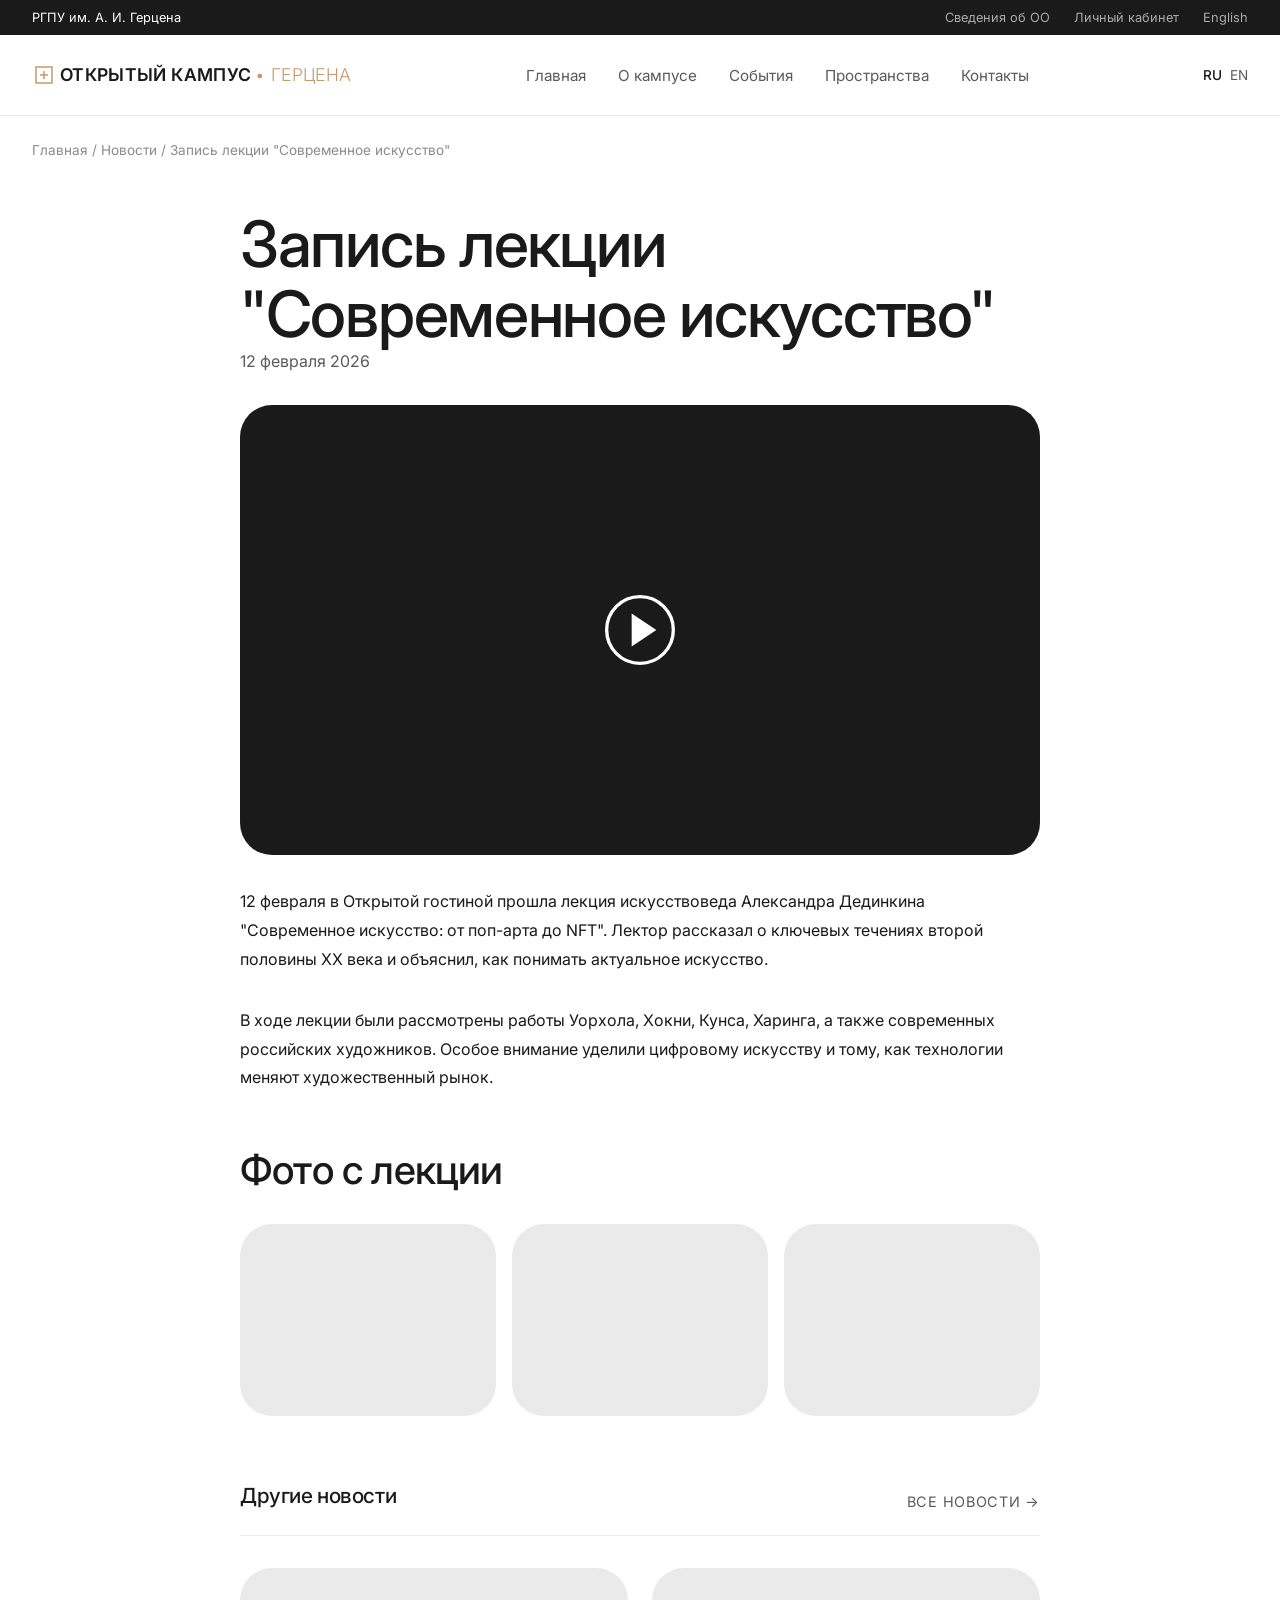
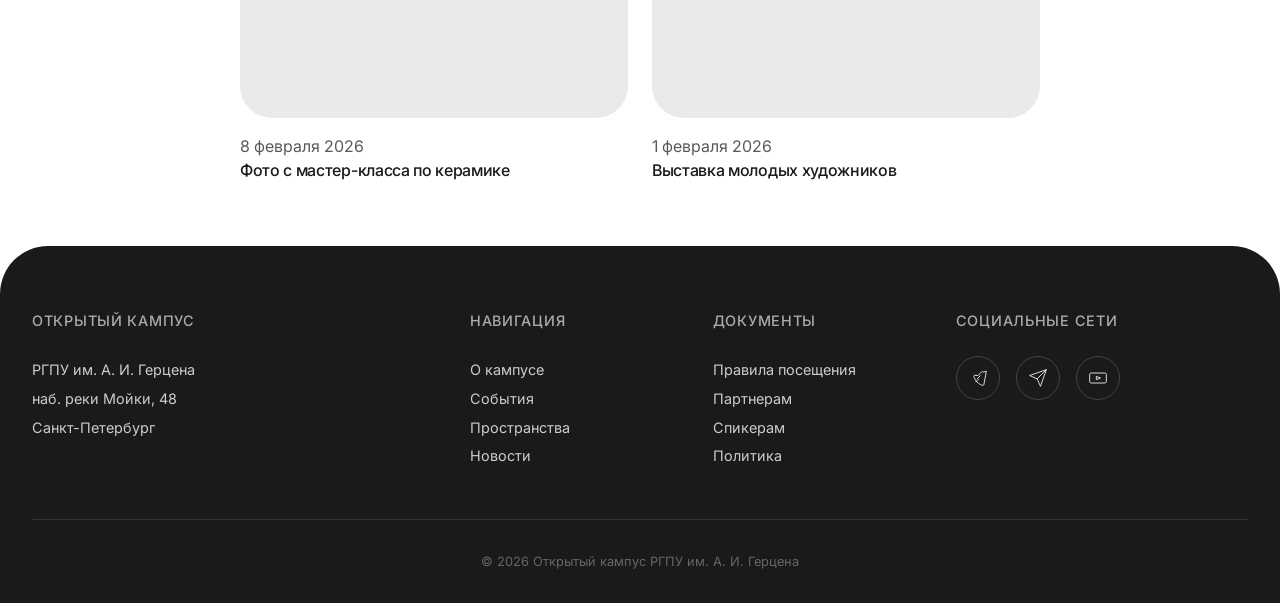
<file: news-single.html>
<!DOCTYPE html>
<html lang="ru">
<head>
    <meta charset="UTF-8">
    <meta name="viewport" content="width=device-width, initial-scale=1.0">
    <title>Запись лекции | Открытый кампус</title>
    <link rel="preconnect" href="https://fonts.googleapis.com">
    <link rel="preconnect" href="https://fonts.gstatic.com" crossorigin>
    <link href="https://fonts.googleapis.com/css2?family=Inter:opsz,wght@14..32,300;14..32,400;14..32,500;14..32,600;14..32,700&display=swap" rel="stylesheet">
    <link rel="stylesheet" href="assets/css/style.css">
    <style>
        .news-content {
            max-width: 800px;
            margin: 2rem auto;
        }
        .news-image {
            width: 100%;
            height: 400px;
            background: var(--color-border);
            border-radius: var(--radius-lg);
            margin: 2rem 0;
        }
        .video-placeholder {
            background: #1a1a1a;
            color: white;
            height: 450px;
            display: flex;
            align-items: center;
            justify-content: center;
            border-radius: var(--radius-lg);
            margin: 2rem 0;
        }
    </style>
</head>
<body>
    <!-- ШАПКА УНИВЕРСИТЕТА -->
    <div class="university-header">
        <div class="container">
            <div>РГПУ им. А. И. Герцена</div>
            <div class="university-links">
                <a href="#">Сведения об ОО</a>
                <a href="#">Личный кабинет</a>
                <a href="en/index.html">English</a>
            </div>
        </div>
    </div>

    <!-- НАВИГАЦИЯ -->
    <nav class="main-nav">
        <div class="container nav-container">
            <a href="index.html" class="logo">
                <svg class="icon logo-icon" viewBox="0 0 24 24" fill="none" stroke="currentColor">
                    <path d="M4 4h16v16H4z"/>
                    <path d="M12 8v8M8 12h8"/>
                </svg>
                ОТКРЫТЫЙ КАМПУС <span>• ГЕРЦЕНА</span>
            </a>
            <ul class="nav-menu">
                <li><a href="index.html">Главная</a></li>
                <li><a href="about.html">О кампусе</a></li>
                <li><a href="events.html">События</a></li>
                <li><a href="spaces.html">Пространства</a></li>
                <li><a href="contact.html">Контакты</a></li>
            </ul>
            <div class="lang-switch">
                <a href="#" class="active">RU</a>
                <a href="en/index.html">EN</a>
            </div>
            <button class="mobile-menu-btn">☰</button>
        </div>
    </nav>

    <main class="container">
        <!-- ХЛЕБНЫЕ КРОШКИ -->
        <div class="breadcrumbs">
            <a href="index.html">Главная</a> / <a href="news.html">Новости</a> / <span>Запись лекции "Современное искусство"</span>
        </div>

        <div class="news-content">
            <h1>Запись лекции "Современное искусство"</h1>
            <div style="color: var(--color-text-light); margin-bottom: 2rem;">12 февраля 2026</div>

            <!-- ВИДЕО -->
            <div class="video-placeholder">
                <svg width="80" height="80" viewBox="0 0 24 24" fill="none" stroke="white">
                    <circle cx="12" cy="12" r="10"/>
                    <polygon points="10 8 16 12 10 16" fill="white"/>
                </svg>
            </div>

            <!-- ТЕКСТ -->
            <p style="margin: 2rem 0; line-height: 1.8;">12 февраля в Открытой гостиной прошла лекция искусствоведа Александра Дединкина "Современное искусство: от поп-арта до NFT". Лектор рассказал о ключевых течениях второй половины XX века и объяснил, как понимать актуальное искусство.</p>
            
            <p style="margin: 2rem 0; line-height: 1.8;">В ходе лекции были рассмотрены работы Уорхола, Хокни, Кунса, Харинга, а также современных российских художников. Особое внимание уделили цифровому искусству и тому, как технологии меняют художественный рынок.</p>

            <!-- ГАЛЕРЕЯ -->
            <h2 style="margin: 3rem 0 1.5rem;">Фото с лекции</h2>
            <div style="display: grid; grid-template-columns: repeat(3, 1fr); gap: 16px;">
                <div style="aspect-ratio: 4/3; background: var(--color-border); border-radius: var(--radius-lg);"></div>
                <div style="aspect-ratio: 4/3; background: var(--color-border); border-radius: var(--radius-lg);"></div>
                <div style="aspect-ratio: 4/3; background: var(--color-border); border-radius: var(--radius-lg);"></div>
            </div>

            <!-- ПОХОЖИЕ НОВОСТИ -->
            <div style="margin-top: 4rem;">
                <div class="section-header">
                    <h3>Другие новости</h3>
                    <a href="news.html" class="section-link">Все новости →</a>
                </div>
                <div style="display: grid; grid-template-columns: repeat(2, 1fr); gap: 24px;">
                    <a href="news-single.html?id=2" style="text-decoration: none; color: inherit;">
                        <div style="height: 150px; background: var(--color-border); border-radius: var(--radius-lg); margin-bottom: 1rem;"></div>
                        <div style="color: var(--color-text-light);">8 февраля 2026</div>
                        <h4>Фото с мастер-класса по керамике</h4>
                    </a>
                    <a href="news-single.html?id=3" style="text-decoration: none; color: inherit;">
                        <div style="height: 150px; background: var(--color-border); border-radius: var(--radius-lg); margin-bottom: 1rem;"></div>
                        <div style="color: var(--color-text-light);">1 февраля 2026</div>
                        <h4>Выставка молодых художников</h4>
                    </a>
                </div>
            </div>
        </div>
    </main>

    <!-- ФУТЕР -->
    <footer class="footer">
        <div class="container">
            <div class="footer-grid">
                <div class="footer-col">
                    <h4>Открытый кампус</h4>
                    <p>РГПУ им. А. И. Герцена<br>наб. реки Мойки, 48<br>Санкт-Петербург</p>
                </div>
                <div class="footer-col">
                    <h4>Навигация</h4>
                    <a href="about.html">О кампусе</a>
                    <a href="events.html">События</a>
                    <a href="spaces.html">Пространства</a>
                    <a href="news.html">Новости</a>
                </div>
                <div class="footer-col">
                    <h4>Документы</h4>
                    <a href="#">Правила посещения</a>
                    <a href="partners.html">Партнерам</a>
                    <a href="#">Спикерам</a>
                    <a href="#">Политика</a>
                </div>
                <div class="footer-col">
                    <h4>Социальные сети</h4>
                    <div class="social-links">
                        <a href="#" aria-label="VK"><svg width="20" height="20" viewBox="0 0 24 24" fill="none" stroke="currentColor"><path d="M22 4L19 20C18.9 20.6 18.3 21 17.7 20.9C16.8 20.8 13 19 11 17C9 15 7 11 7 10C7 9.5 7.2 9 7.7 8.8L12 9L16 5C16.7 4.3 17.7 4.2 18.4 4.8L22 4Z"/><path d="M13 13L9 17M15 9L11 13"/></svg></a>
                        <a href="#" aria-label="Telegram"><svg width="20" height="20" viewBox="0 0 24 24" fill="none" stroke="currentColor"><path d="M22 2L11 13M22 2L15 22L11 13M22 2L2 9L11 13"/></svg></a>
                        <a href="#" aria-label="YouTube"><svg width="20" height="20" viewBox="0 0 24 24" fill="none" stroke="currentColor"><rect x="2" y="6" width="20" height="12" rx="2"/><path d="M10 10L15 12L10 14V10Z"/></svg></a>
                    </div>
                </div>
            </div>
            <div class="copyright">© 2026 Открытый кампус РГПУ им. А. И. Герцена</div>
        </div>
    </footer>

    <script src="assets/js/main.js"></script>
</body>
</html>
</file>
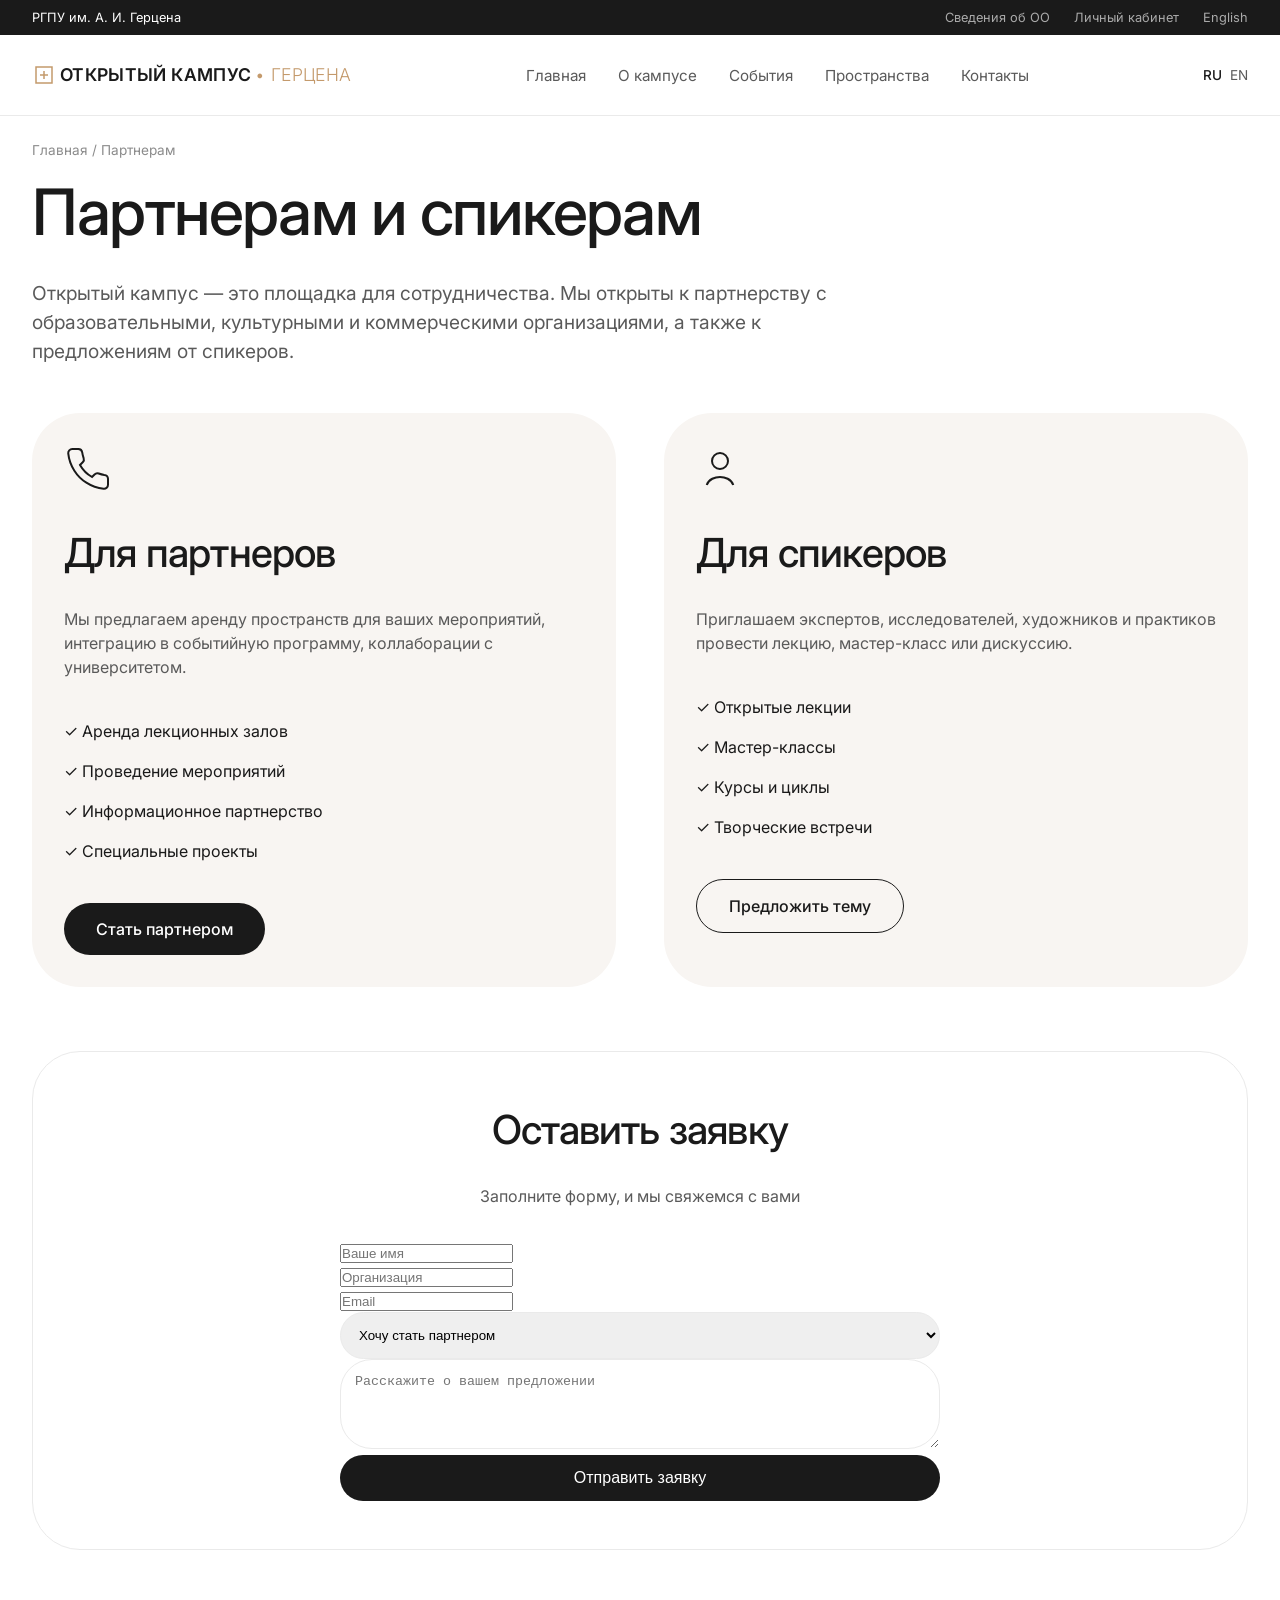
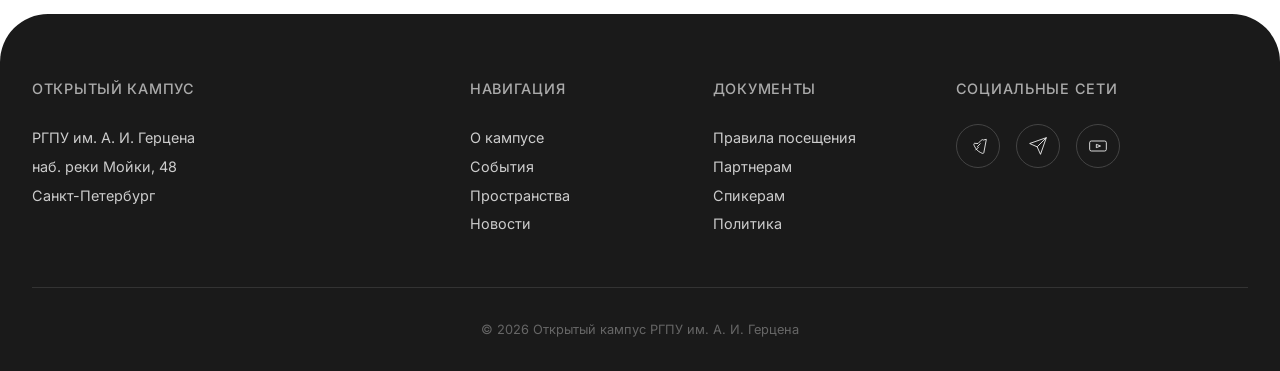
<file: partners.html>
<!DOCTYPE html>
<html lang="ru">
<head>
    <meta charset="UTF-8">
    <meta name="viewport" content="width=device-width, initial-scale=1.0">
    <title>Партнерам | Открытый кампус</title>
    <link rel="preconnect" href="https://fonts.googleapis.com">
    <link rel="preconnect" href="https://fonts.gstatic.com" crossorigin>
    <link href="https://fonts.googleapis.com/css2?family=Inter:opsz,wght@14..32,300;14..32,400;14..32,500;14..32,600;14..32,700&display=swap" rel="stylesheet">
    <link rel="stylesheet" href="assets/css/style.css">
</head>
<body>
    <!-- ШАПКА УНИВЕРСИТЕТА -->
    <div class="university-header">
        <div class="container">
            <div>РГПУ им. А. И. Герцена</div>
            <div class="university-links">
                <a href="#">Сведения об ОО</a>
                <a href="#">Личный кабинет</a>
                <a href="en/index.html">English</a>
            </div>
        </div>
    </div>

    <!-- НАВИГАЦИЯ -->
    <nav class="main-nav">
        <div class="container nav-container">
            <a href="index.html" class="logo">
                <svg class="icon logo-icon" viewBox="0 0 24 24" fill="none" stroke="currentColor">
                    <path d="M4 4h16v16H4z"/>
                    <path d="M12 8v8M8 12h8"/>
                </svg>
                ОТКРЫТЫЙ КАМПУС <span>• ГЕРЦЕНА</span>
            </a>
            <ul class="nav-menu">
                <li><a href="index.html">Главная</a></li>
                <li><a href="about.html">О кампусе</a></li>
                <li><a href="events.html">События</a></li>
                <li><a href="spaces.html">Пространства</a></li>
                <li><a href="contact.html">Контакты</a></li>
            </ul>
            <div class="lang-switch">
                <a href="#" class="active">RU</a>
                <a href="en/index.html">EN</a>
            </div>
            <button class="mobile-menu-btn">☰</button>
        </div>
    </nav>

    <main class="container">
        <!-- ХЛЕБНЫЕ КРОШКИ -->
        <div class="breadcrumbs">
            <a href="index.html">Главная</a> / <span>Партнерам</span>
        </div>

        <h1>Партнерам и спикерам</h1>
        
        <div style="max-width: 800px; margin: 2rem 0;">
            <p style="font-size: 1.2rem; color: var(--color-text-light); margin-bottom: 3rem;">Открытый кампус — это площадка для сотрудничества. Мы открыты к партнерству с образовательными, культурными и коммерческими организациями, а также к предложениям от спикеров.</p>
        </div>

        <!-- ДВЕ КОЛОНКИ -->
        <div style="display: grid; grid-template-columns: 1fr 1fr; gap: 3rem; margin: 3rem 0;">
            <!-- ДЛЯ ПАРТНЕРОВ -->
            <div style="background: var(--color-hover); padding: 2rem; border-radius: var(--radius-xl);">
                <svg width="48" height="48" viewBox="0 0 24 24" fill="none" stroke="currentColor" style="margin-bottom: 1.5rem;">
                    <path d="M22 16.92v3a2 2 0 0 1-2.18 2 19.79 19.79 0 0 1-8.63-3.07 19.5 19.5 0 0 1-6-6 19.79 19.79 0 0 1-3.07-8.67A2 2 0 0 1 4.11 2h3a2 2 0 0 1 2 1.72c.127.96.362 1.903.7 2.81a2 2 0 0 1-.45 2.11L8 10a16 16 0 0 0 6 6l1.27-1.27a2 2 0 0 1 2.11-.45c.907.338 1.85.573 2.81.7A2 2 0 0 1 22 16.92z"/>
                </svg>
                <h2>Для партнеров</h2>
                <p style="color: var(--color-text-light); margin: 1rem 0 2rem;">Мы предлагаем аренду пространств для ваших мероприятий, интеграцию в событийную программу, коллаборации с университетом.</p>
                <ul style="list-style: none; margin-bottom: 2rem;">
                    <li style="padding: 0.5rem 0;">✓ Аренда лекционных залов</li>
                    <li style="padding: 0.5rem 0;">✓ Проведение мероприятий</li>
                    <li style="padding: 0.5rem 0;">✓ Информационное партнерство</li>
                    <li style="padding: 0.5rem 0;">✓ Специальные проекты</li>
                </ul>
                <a href="mailto:campus@herzen.spb.ru" class="btn btn-primary">Стать партнером</a>
            </div>

            <!-- ДЛЯ СПИКЕРОВ -->
            <div style="background: var(--color-hover); padding: 2rem; border-radius: var(--radius-xl);">
                <svg width="48" height="48" viewBox="0 0 24 24" fill="none" stroke="currentColor" style="margin-bottom: 1.5rem;">
                    <circle cx="12" cy="8" r="4"/>
                    <path d="M5.37 20c.92-3 4.29-4 6.63-4s5.71 1 6.63 4"/>
                </svg>
                <h2>Для спикеров</h2>
                <p style="color: var(--color-text-light); margin: 1rem 0 2rem;">Приглашаем экспертов, исследователей, художников и практиков провести лекцию, мастер-класс или дискуссию.</p>
                <ul style="list-style: none; margin-bottom: 2rem;">
                    <li style="padding: 0.5rem 0;">✓ Открытые лекции</li>
                    <li style="padding: 0.5rem 0;">✓ Мастер-классы</li>
                    <li style="padding: 0.5rem 0;">✓ Курсы и циклы</li>
                    <li style="padding: 0.5rem 0;">✓ Творческие встречи</li>
                </ul>
                <a href="mailto:campus@herzen.spb.ru" class="btn btn-outline">Предложить тему</a>
            </div>
        </div>

        <!-- ФОРМА ЗАЯВКИ (ПРОСТАЯ) -->
        <div style="margin: 4rem 0; padding: 3rem; background: white; border: 1px solid var(--color-border); border-radius: var(--radius-xl);">
            <h2 class="text-center">Оставить заявку</h2>
            <p class="text-center" style="color: var(--color-text-light); margin-bottom: 2rem;">Заполните форму, и мы свяжемся с вами</p>
            <form style="max-width: 600px; margin: 0 auto;">
                <div class="form-group">
                    <input type="text" placeholder="Ваше имя" required>
                </div>
                <div class="form-group">
                    <input type="text" placeholder="Организация">
                </div>
                <div class="form-group">
                    <input type="email" placeholder="Email" required>
                </div>
                <div class="form-group">
                    <select style="width: 100%; padding: 14px; border: 1px solid var(--color-border); border-radius: var(--radius-lg);">
                        <option>Хочу стать партнером</option>
                        <option>Хочу стать спикером</option>
                        <option>Хочу арендовать пространство</option>
                    </select>
                </div>
                <div class="form-group">
                    <textarea rows="4" placeholder="Расскажите о вашем предложении" style="width: 100%; padding: 14px; border: 1px solid var(--color-border); border-radius: var(--radius-lg);"></textarea>
                </div>
                <button type="submit" class="btn btn-primary" style="width: 100%;">Отправить заявку</button>
            </form>
        </div>
    </main>

    <!-- ФУТЕР -->
    <footer class="footer">
        <div class="container">
            <div class="footer-grid">
                <div class="footer-col">
                    <h4>Открытый кампус</h4>
                    <p>РГПУ им. А. И. Герцена<br>наб. реки Мойки, 48<br>Санкт-Петербург</p>
                </div>
                <div class="footer-col">
                    <h4>Навигация</h4>
                    <a href="about.html">О кампусе</a>
                    <a href="events.html">События</a>
                    <a href="spaces.html">Пространства</a>
                    <a href="news.html">Новости</a>
                </div>
                <div class="footer-col">
                    <h4>Документы</h4>
                    <a href="#">Правила посещения</a>
                    <a href="partners.html">Партнерам</a>
                    <a href="#">Спикерам</a>
                    <a href="#">Политика</a>
                </div>
                <div class="footer-col">
                    <h4>Социальные сети</h4>
                    <div class="social-links">
                        <a href="#" aria-label="VK"><svg width="20" height="20" viewBox="0 0 24 24" fill="none" stroke="currentColor"><path d="M22 4L19 20C18.9 20.6 18.3 21 17.7 20.9C16.8 20.8 13 19 11 17C9 15 7 11 7 10C7 9.5 7.2 9 7.7 8.8L12 9L16 5C16.7 4.3 17.7 4.2 18.4 4.8L22 4Z"/><path d="M13 13L9 17M15 9L11 13"/></svg></a>
                        <a href="#" aria-label="Telegram"><svg width="20" height="20" viewBox="0 0 24 24" fill="none" stroke="currentColor"><path d="M22 2L11 13M22 2L15 22L11 13M22 2L2 9L11 13"/></svg></a>
                        <a href="#" aria-label="YouTube"><svg width="20" height="20" viewBox="0 0 24 24" fill="none" stroke="currentColor"><rect x="2" y="6" width="20" height="12" rx="2"/><path d="M10 10L15 12L10 14V10Z"/></svg></a>
                    </div>
                </div>
            </div>
            <div class="copyright">© 2026 Открытый кампус РГПУ им. А. И. Герцена</div>
        </div>
    </footer>

    <script src="assets/js/main.js"></script>
</body>
</html>
</file>
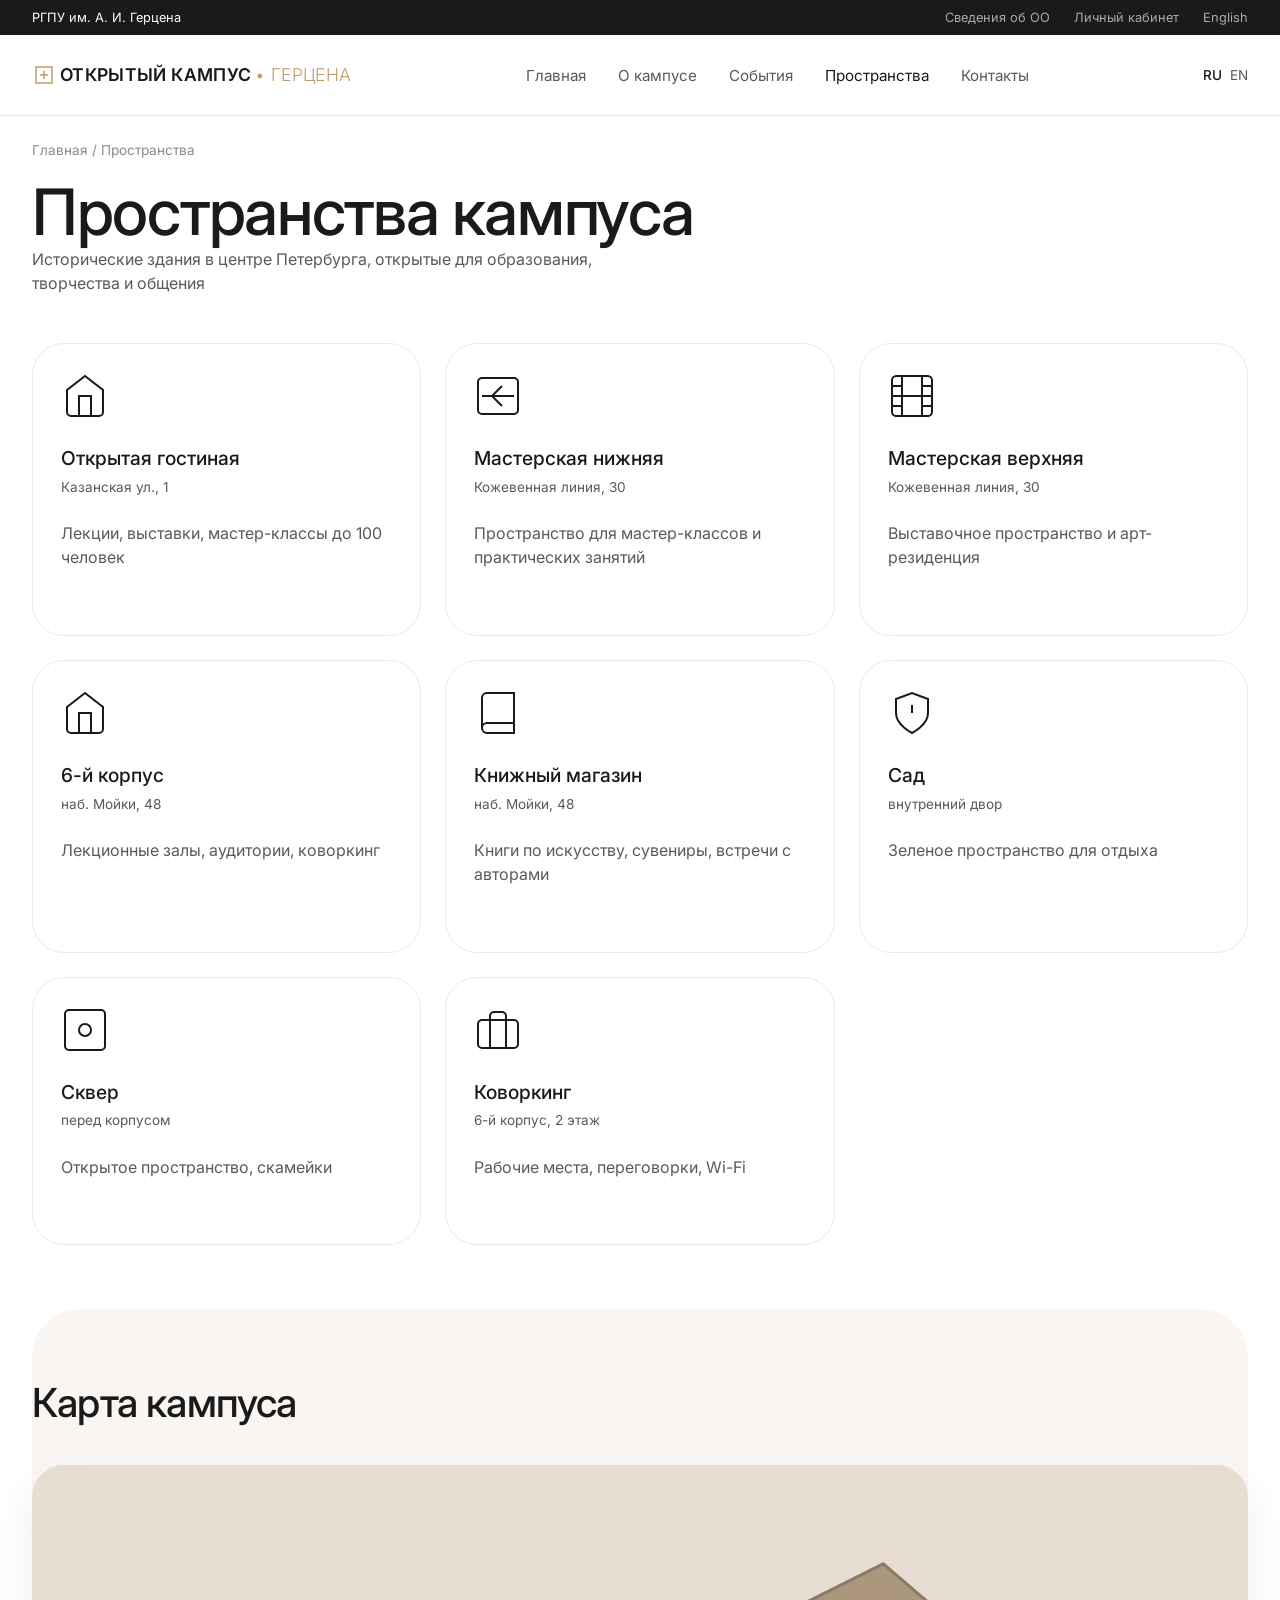
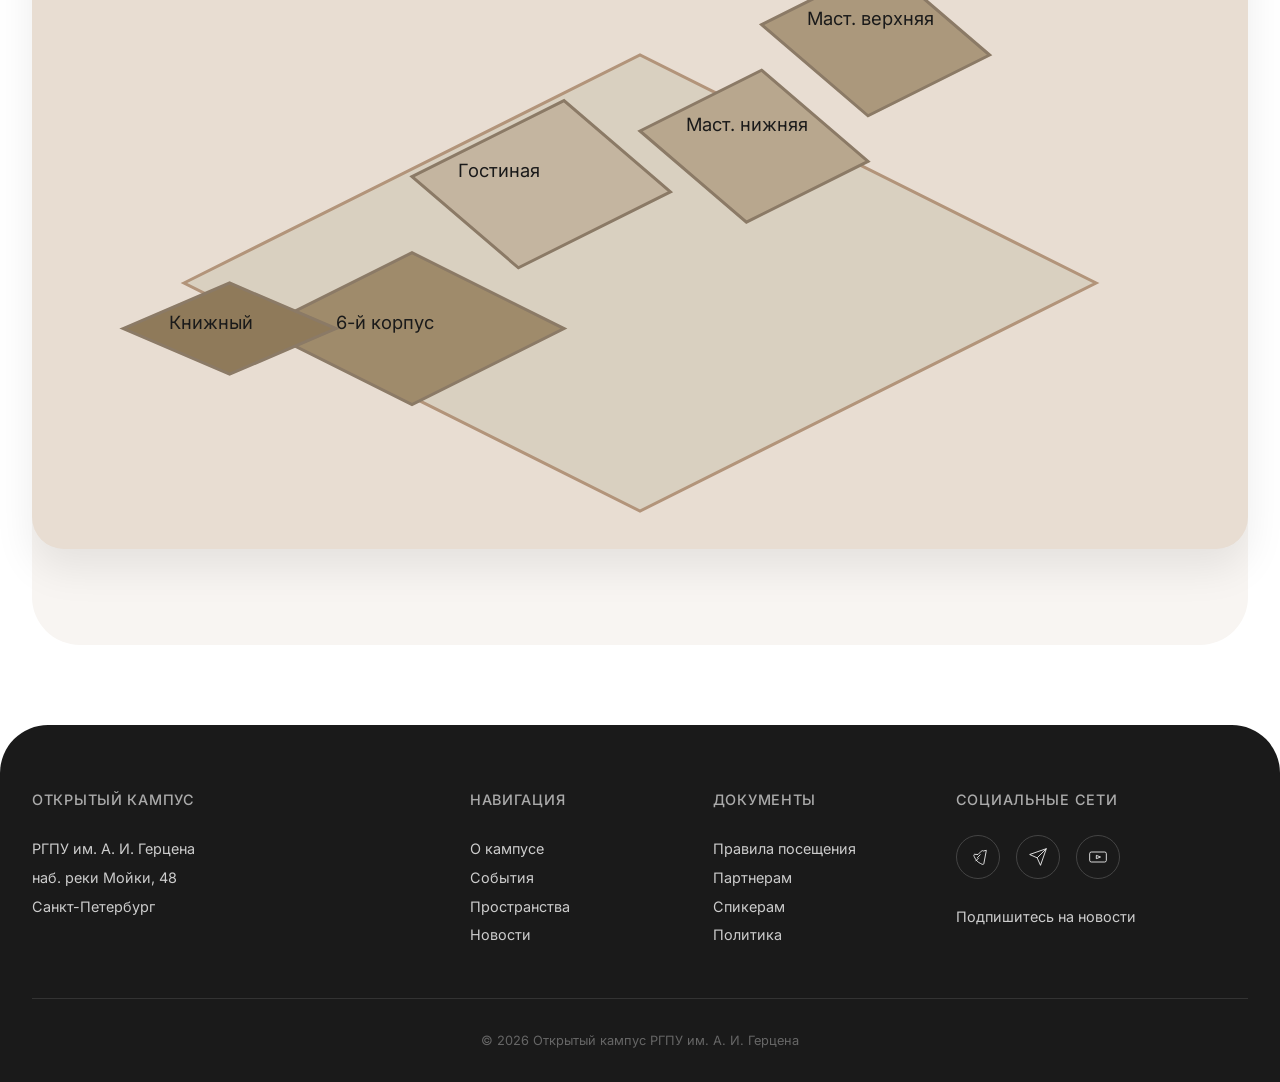
<file: space-single.html>
<!DOCTYPE html>
<html lang="ru">
<head>
    <meta charset="UTF-8">
    <meta name="viewport" content="width=device-width, initial-scale=1.0">
    <title>Пространства | Открытый кампус</title>
    <link rel="preconnect" href="https://fonts.googleapis.com">
    <link rel="preconnect" href="https://fonts.gstatic.com" crossorigin>
    <link href="https://fonts.googleapis.com/css2?family=Inter:opsz,wght@14..32,300;14..32,400;14..32,500;14..32,600;14..32,700&display=swap" rel="stylesheet">
    <link rel="stylesheet" href="assets/css/style.css">
</head>
<body>
    <!-- ШАПКА УНИВЕРСИТЕТА -->
    <div class="university-header">
        <div class="container">
            <div>РГПУ им. А. И. Герцена</div>
            <div class="university-links">
                <a href="#">Сведения об ОО</a>
                <a href="#">Личный кабинет</a>
                <a href="en/index.html">English</a>
            </div>
        </div>
    </div>

    <!-- НАВИГАЦИЯ -->
    <nav class="main-nav">
        <div class="container nav-container">
            <a href="index.html" class="logo">
                <svg class="icon logo-icon" viewBox="0 0 24 24" fill="none" stroke="currentColor">
                    <path d="M4 4h16v16H4z"/>
                    <path d="M12 8v8M8 12h8"/>
                </svg>
                ОТКРЫТЫЙ КАМПУС <span>• ГЕРЦЕНА</span>
            </a>
            <ul class="nav-menu">
                <li><a href="index.html">Главная</a></li>
                <li><a href="about.html">О кампусе</a></li>
                <li><a href="events.html">События</a></li>
                <li><a href="spaces.html" class="active">Пространства</a></li>
                <li><a href="contact.html">Контакты</a></li>
            </ul>
            <div class="lang-switch">
                <a href="#" class="active">RU</a>
                <a href="en/index.html">EN</a>
            </div>
            <button class="mobile-menu-btn">☰</button>
        </div>
    </nav>

    <main class="container">
        <!-- ХЛЕБНЫЕ КРОШКИ -->
        <div class="breadcrumbs">
            <a href="index.html">Главная</a> / <span>Пространства</span>
        </div>

        <h1>Пространства кампуса</h1>
        <p style="color: var(--color-text-light); max-width: 600px; margin-bottom: 3rem;">Исторические здания в центре Петербурга, открытые для образования, творчества и общения</p>

        <!-- СЕТКА ВСЕХ ПРОСТРАНСТВ -->
        <div class="spaces-grid" style="grid-template-columns: repeat(3, 1fr);">
            <a href="space-single.html?id=open-living" class="space-card">
                <div class="space-icon icon-xl">
                    <svg viewBox="0 0 24 24" fill="none" stroke="currentColor">
                        <path d="M3 9l9-7 9 7v11a2 2 0 0 1-2 2H5a2 2 0 0 1-2-2z"/>
                        <polyline points="9 22 9 12 15 12 15 22"/>
                    </svg>
                </div>
                <div class="space-title">Открытая гостиная</div>
                <div class="space-address">Казанская ул., 1</div>
                <p style="color: var(--color-text-light); margin: 0.5rem 0 1rem;">Лекции, выставки, мастер-классы до 100 человек</p>
                <div class="space-link">Подробнее →</div>
            </a>

            <a href="space-single.html?id=workshop-down" class="space-card">
                <div class="space-icon icon-xl">
                    <svg viewBox="0 0 24 24" fill="none" stroke="currentColor">
                        <path d="M14 7L9 12L14 17"/>
                        <path d="M4 12h16"/>
                        <rect x="2" y="3" width="20" height="18" rx="2" ry="2"/>
                    </svg>
                </div>
                <div class="space-title">Мастерская нижняя</div>
                <div class="space-address">Кожевенная линия, 30</div>
                <p style="color: var(--color-text-light); margin: 0.5rem 0 1rem;">Пространство для мастер-классов и практических занятий</p>
                <div class="space-link">Подробнее →</div>
            </a>

            <a href="space-single.html?id=workshop-up" class="space-card">
                <div class="space-icon icon-xl">
                    <svg viewBox="0 0 24 24" fill="none" stroke="currentColor">
                        <rect x="2" y="2" width="20" height="20" rx="2.18"/>
                        <path d="M7 2v20M17 2v20M2 12h20M2 7h5M2 17h5M17 17h5M17 7h5"/>
                    </svg>
                </div>
                <div class="space-title">Мастерская верхняя</div>
                <div class="space-address">Кожевенная линия, 30</div>
                <p style="color: var(--color-text-light); margin: 0.5rem 0 1rem;">Выставочное пространство и арт-резиденция</p>
                <div class="space-link">Подробнее →</div>
            </a>

            <a href="space-single.html?id=building6" class="space-card">
                <div class="space-icon icon-xl">
                    <svg viewBox="0 0 24 24" fill="none" stroke="currentColor">
                        <path d="M3 9l9-7 9 7v11a2 2 0 0 1-2 2H5a2 2 0 0 1-2-2z"/>
                        <path d="M9 22V12h6v10"/>
                    </svg>
                </div>
                <div class="space-title">6-й корпус</div>
                <div class="space-address">наб. Мойки, 48</div>
                <p style="color: var(--color-text-light); margin: 0.5rem 0 1rem;">Лекционные залы, аудитории, коворкинг</p>
                <div class="space-link">Подробнее →</div>
            </a>

            <a href="space-single.html?id=bookstore" class="space-card">
                <div class="space-icon icon-xl">
                    <svg viewBox="0 0 24 24" fill="none" stroke="currentColor">
                        <path d="M4 19.5A2.5 2.5 0 0 1 6.5 17H20"/>
                        <path d="M6.5 2H20v20H6.5A2.5 2.5 0 0 1 4 19.5v-15A2.5 2.5 0 0 1 6.5 2z"/>
                    </svg>
                </div>
                <div class="space-title">Книжный магазин</div>
                <div class="space-address">наб. Мойки, 48</div>
                <p style="color: var(--color-text-light); margin: 0.5rem 0 1rem;">Книги по искусству, сувениры, встречи с авторами</p>
                <div class="space-link">Подробнее →</div>
            </a>

            <a href="space-single.html?id=garden" class="space-card">
                <div class="space-icon icon-xl">
                    <svg viewBox="0 0 24 24" fill="none" stroke="currentColor">
                        <path d="M12 22s8-4 8-10V5l-8-3-8 3v7c0 6 8 10 8 10z"/>
                        <path d="M12 8v4M12 16h.01"/>
                    </svg>
                </div>
                <div class="space-title">Сад</div>
                <div class="space-address">внутренний двор</div>
                <p style="color: var(--color-text-light); margin: 0.5rem 0 1rem;">Зеленое пространство для отдыха</p>
                <div class="space-link">Подробнее →</div>
            </a>

            <a href="space-single.html?id=square" class="space-card">
                <div class="space-icon icon-xl">
                    <svg viewBox="0 0 24 24" fill="none" stroke="currentColor">
                        <rect x="2" y="2" width="20" height="20" rx="2"/>
                        <circle cx="12" cy="12" r="3"/>
                    </svg>
                </div>
                <div class="space-title">Сквер</div>
                <div class="space-address">перед корпусом</div>
                <p style="color: var(--color-text-light); margin: 0.5rem 0 1rem;">Открытое пространство, скамейки</p>
                <div class="space-link">Подробнее →</div>
            </a>

            <a href="space-single.html?id=coworking" class="space-card">
                <div class="space-icon icon-xl">
                    <svg viewBox="0 0 24 24" fill="none" stroke="currentColor">
                        <rect x="2" y="7" width="20" height="14" rx="2"/>
                        <path d="M16 21V5a2 2 0 0 0-2-2h-4a2 2 0 0 0-2 2v16"/>
                    </svg>
                </div>
                <div class="space-title">Коворкинг</div>
                <div class="space-address">6-й корпус, 2 этаж</div>
                <p style="color: var(--color-text-light); margin: 0.5rem 0 1rem;">Рабочие места, переговорки, Wi-Fi</p>
                <div class="space-link">Подробнее →</div>
            </a>
        </div>

        <!-- ИНТЕРАКТИВНАЯ КАРТА (дубль с главной) -->
        <section class="map-section" style="margin-top: 4rem;">
            <h2>Карта кампуса</h2>
            <div class="isometric-map">
                <svg class="map-svg" viewBox="0 0 800 400" preserveAspectRatio="xMidYMid meet">
                    <polygon points="100,250 400,100 700,250 400,400" fill="#d9d0c0" stroke="#b2947a" stroke-width="2"/>
                    <a href="space-single.html?id=open-living">
                        <polygon points="250,180 350,130 420,190 320,240" fill="#c4b5a0" stroke="#8b7a66" stroke-width="2" class="map-building"/>
                        <text x="280" y="180" fill="#1a1a1a" font-size="12">Гостиная</text>
                    </a>
                    <a href="space-single.html?id=workshop-down">
                        <polygon points="400,150 480,110 550,170 470,210" fill="#b8a78e" stroke="#8b7a66" stroke-width="2" class="map-building"/>
                        <text x="430" y="150" fill="#1a1a1a" font-size="12">Маст. нижняя</text>
                    </a>
                    <a href="space-single.html?id=workshop-up">
                        <polygon points="480,80 560,40 630,100 550,140" fill="#ab987c" stroke="#8b7a66" stroke-width="2" class="map-building"/>
                        <text x="510" y="80" fill="#1a1a1a" font-size="12">Маст. верхняя</text>
                    </a>
                    <a href="space-single.html?id=building6">
                        <polygon points="150,280 250,230 350,280 250,330" fill="#9f8b6b" stroke="#8b7a66" stroke-width="2" class="map-building"/>
                        <text x="200" y="280" fill="#1a1a1a" font-size="12">6-й корпус</text>
                    </a>
                    <a href="space-single.html?id=bookstore">
                        <polygon points="60,280 130,250 200,280 130,310" fill="#8f7a5a" stroke="#8b7a66" stroke-width="2" class="map-building"/>
                        <text x="90" y="280" fill="#1a1a1a" font-size="12">Книжный</text>
                    </a>
                </svg>
            </div>
        </section>
    </main>

    <!-- ФУТЕР -->
    <footer class="footer">
        <div class="container">
            <div class="footer-grid">
                <div class="footer-col">
                    <h4>Открытый кампус</h4>
                    <p>РГПУ им. А. И. Герцена<br>наб. реки Мойки, 48<br>Санкт-Петербург</p>
                </div>
                <div class="footer-col">
                    <h4>Навигация</h4>
                    <a href="about.html">О кампусе</a>
                    <a href="events.html">События</a>
                    <a href="spaces.html">Пространства</a>
                    <a href="news.html">Новости</a>
                </div>
                <div class="footer-col">
                    <h4>Документы</h4>
                    <a href="#">Правила посещения</a>
                    <a href="partners.html">Партнерам</a>
                    <a href="#">Спикерам</a>
                    <a href="#">Политика</a>
                </div>
                <div class="footer-col">
                    <h4>Социальные сети</h4>
                    <div class="social-links">
                        <a href="#" aria-label="VK">
                            <svg width="20" height="20" viewBox="0 0 24 24" fill="none" stroke="currentColor">
                                <path d="M22 4L19 20C18.9 20.6 18.3 21 17.7 20.9C16.8 20.8 13 19 11 17C9 15 7 11 7 10C7 9.5 7.2 9 7.7 8.8L12 9L16 5C16.7 4.3 17.7 4.2 18.4 4.8L22 4Z"/>
                                <path d="M13 13L9 17M15 9L11 13"/>
                            </svg>
                        </a>
                        <a href="#" aria-label="Telegram">
                            <svg width="20" height="20" viewBox="0 0 24 24" fill="none" stroke="currentColor">
                                <path d="M22 2L11 13M22 2L15 22L11 13M22 2L2 9L11 13"/>
                            </svg>
                        </a>
                        <a href="#" aria-label="YouTube">
                            <svg width="20" height="20" viewBox="0 0 24 24" fill="none" stroke="currentColor">
                                <rect x="2" y="6" width="20" height="12" rx="2"/>
                                <path d="M10 10L15 12L10 14V10Z"/>
                            </svg>
                        </a>
                    </div>
                    <p style="margin-top: 1.5rem;">Подпишитесь на новости</p>
                </div>
            </div>
            <div class="copyright">
                © 2026 Открытый кампус РГПУ им. А. И. Герцена
            </div>
        </div>
    </footer>

    <script src="assets/js/main.js"></script>
</body>
</html>
</file>
<file: assets/css/style.css>
/* ==========================================================================
   ОТКРЫТЫЙ КАМПУС - ОСНОВНЫЕ СТИЛИ
   Современный, минималистичный дизайн с округлыми элементами
   ========================================================================== */

/* --------------------------------------------
   СБРОС И ПЕРЕМЕННЫЕ
   -------------------------------------------- */
* {
    margin: 0;
    padding: 0;
    box-sizing: border-box;
}

:root {
    /* Основные цвета */
    --color-bg: #ffffff;
    --color-text: #1a1a1a;
    --color-text-light: #5a5a5a;
    --color-text-lighter: #8b8b8b;
    --color-border: #eaeaea;
    --color-accent: #c49a6c;
    --color-accent-light: #e0c6b0;
    --color-accent-dark: #a07b52;
    --color-hover: #f8f5f2;
    --color-card-bg: #ffffff;
    
    /* Скругления */
    --radius-sm: 12px;
    --radius-md: 20px;
    --radius-lg: 32px;
    --radius-xl: 48px;
    --radius-full: 9999px;
    
    /* Тени */
    --shadow-sm: 0 2px 8px rgba(0, 0, 0, 0.04);
    --shadow-md: 0 8px 24px rgba(0, 0, 0, 0.06);
    --shadow-lg: 0 20px 40px rgba(0, 0, 0, 0.08);
    
    /* Шрифты */
    --font-sans: 'Inter', -apple-system, BlinkMacSystemFont, 'Segoe UI', Roboto, sans-serif;
}

/* --------------------------------------------
   БАЗОВЫЕ СТИЛИ
   -------------------------------------------- */
body {
    font-family: var(--font-sans);
    background-color: var(--color-bg);
    color: var(--color-text);
    line-height: 1.5;
    -webkit-font-smoothing: antialiased;
}

.container {
    max-width: 1280px;
    margin: 0 auto;
    padding: 0 32px;
}

@media (max-width: 768px) {
    .container {
        padding: 0 20px;
    }
}

/* --------------------------------------------
   ТИПОГРАФИКА
   -------------------------------------------- */
h1, h2, h3, h4, h5, h6 {
    font-weight: 500;
    letter-spacing: -0.02em;
}

h1 {
    font-size: clamp(2.5rem, 6vw, 4rem);
    line-height: 1.1;
    font-weight: 500;
}

h2 {
    font-size: clamp(2rem, 4vw, 2.5rem);
    margin-bottom: 1.5rem;
}

h3 {
    font-size: 1.3rem;
    margin-bottom: 0.75rem;
}

.section-header {
    display: flex;
    justify-content: space-between;
    align-items: center;
    margin-bottom: 2rem;
    padding-bottom: 0.75rem;
    border-bottom: 1px solid var(--color-border);
}

.section-link {
    color: var(--color-text-light);
    text-decoration: none;
    font-size: 0.9rem;
    transition: color 0.2s;
    text-transform: uppercase;
    letter-spacing: 0.05em;
}

.section-link:hover {
    color: var(--color-accent);
}

/* --------------------------------------------
   КНОПКИ
   -------------------------------------------- */
.btn {
    display: inline-block;
    padding: 14px 32px;
    border-radius: var(--radius-full);
    text-decoration: none;
    font-weight: 500;
    transition: all 0.3s ease;
    border: none;
    cursor: pointer;
    font-size: 1rem;
}

.btn-primary {
    background: var(--color-text);
    color: white;
}

.btn-primary:hover {
    background: var(--color-accent-dark);
    transform: translateY(-2px);
    box-shadow: var(--shadow-md);
}

.btn-outline {
    background: transparent;
    border: 1.5px solid var(--color-text);
    color: var(--color-text);
}

.btn-outline:hover {
    background: var(--color-text);
    color: white;
    transform: translateY(-2px);
    box-shadow: var(--shadow-md);
}

.btn-accent {
    background: var(--color-accent);
    color: white;
}

.btn-accent:hover {
    background: var(--color-accent-dark);
    transform: translateY(-2px);
    box-shadow: var(--shadow-md);
}

/* --------------------------------------------
   КАРТОЧКИ (общие стили)
   -------------------------------------------- */
.card {
    background: var(--color-card-bg);
    border: 1px solid var(--color-border);
    border-radius: var(--radius-lg);
    padding: 24px;
    transition: all 0.3s ease;
    text-decoration: none;
    color: inherit;
    display: block;
}

.card:hover {
    transform: translateY(-4px);
    box-shadow: var(--shadow-lg);
    border-color: var(--color-accent-light);
}

/* --------------------------------------------
   ШАПКА УНИВЕРСИТЕТА
   -------------------------------------------- */
.university-header {
    background: #1a1a1a;
    color: #fff;
    padding: 8px 0;
    font-size: 0.8rem;
}

.university-header .container {
    display: flex;
    justify-content: space-between;
    align-items: center;
}

.university-links {
    display: flex;
    gap: 24px;
}

.university-links a {
    color: #aaa;
    text-decoration: none;
    transition: color 0.2s;
}

.university-links a:hover {
    color: #fff;
}

/* --------------------------------------------
   ОСНОВНАЯ НАВИГАЦИЯ
   -------------------------------------------- */
.main-nav {
    position: sticky;
    top: 0;
    background: rgba(255, 255, 255, 0.98);
    backdrop-filter: blur(10px);
    border-bottom: 1px solid var(--color-border);
    z-index: 100;
}

.nav-container {
    display: flex;
    justify-content: space-between;
    align-items: center;
    height: 80px;
}

.logo {
    font-weight: 600;
    font-size: 1.1rem;
    letter-spacing: 0.02em;
    text-decoration: none;
    color: var(--color-text);
    display: flex;
    align-items: center;
    gap: 4px;
}

.logo-icon {
    width: 28px;
    height: 28px;
    color: var(--color-accent);
}

.logo span {
    color: var(--color-accent);
    font-weight: 300;
}

.nav-menu {
    display: flex;
    gap: 2rem;
    list-style: none;
}

.nav-menu a {
    text-decoration: none;
    color: var(--color-text-light);
    font-size: 0.95rem;
    transition: color 0.2s;
}

.nav-menu a:hover,
.nav-menu a.active {
    color: var(--color-text);
}

.lang-switch {
    display: flex;
    gap: 0.5rem;
}

.lang-switch a {
    color: var(--color-text-light);
    text-decoration: none;
    font-size: 0.85rem;
    text-transform: uppercase;
    transition: color 0.2s;
}

.lang-switch a.active {
    color: var(--color-text);
    font-weight: 500;
}

.mobile-menu-btn {
    display: none;
    background: none;
    border: none;
    font-size: 1.5rem;
    cursor: pointer;
}

@media (max-width: 768px) {
    .nav-menu, .lang-switch {
        display: none;
    }
    .mobile-menu-btn {
        display: block;
    }
}

/* --------------------------------------------
   ХЛЕБНЫЕ КРОШКИ
   -------------------------------------------- */
.breadcrumbs {
    padding: 24px 0 16px;
    font-size: 0.85rem;
    color: var(--color-text-lighter);
}

.breadcrumbs a {
    color: var(--color-text-lighter);
    text-decoration: none;
}

.breadcrumbs a:hover {
    color: var(--color-accent);
}

/* --------------------------------------------
   ВЕКТОРНЫЕ ИКОНКИ (SVG)
   -------------------------------------------- */
.icon {
    width: 24px;
    height: 24px;
    stroke: currentColor;
    stroke-width: 1.5;
    fill: none;
    transition: all 0.2s;
}

.icon-sm {
    width: 20px;
    height: 20px;
}

.icon-lg {
    width: 32px;
    height: 32px;
}

.icon-xl {
    width: 48px;
    height: 48px;
}

/* --------------------------------------------
   ГЛАВНАЯ СТРАНИЦА - HERO
   -------------------------------------------- */
.hero {
    padding: 40px 0 0;
}

.hero-image {
    width: 100%;
    height: 70vh;
    min-height: 500px;
    background: linear-gradient(0deg, rgba(0,0,0,0.3), rgba(0,0,0,0.3)), 
                url('../images/hero-bg.jpg');
    background-size: cover;
    background-position: center;
    border-radius: var(--radius-xl);
    overflow: hidden;
    display: flex;
    align-items: flex-end;
    position: relative;
}

.hero-text {
    padding: 48px;
    color: white;
    width: 100%;
    background: linear-gradient(0deg, rgba(0,0,0,0.6) 0%, transparent 100%);
    border-radius: 0 0 var(--radius-xl) var(--radius-xl);
}

.hero-text p {
    font-size: 1.2rem;
    opacity: 0.9;
    max-width: 600px;
    margin: 1rem 0 2rem;
}

.hero-buttons {
    display: flex;
    gap: 1rem;
}

@media (max-width: 576px) {
    .hero-text {
        padding: 32px 20px;
    }
    .hero-buttons {
        flex-direction: column;
    }
}

/* --------------------------------------------
   КАРТОЧКИ СОБЫТИЙ
   -------------------------------------------- */
.events-grid {
    display: grid;
    grid-template-columns: repeat(4, 1fr);
    gap: 24px;
    margin: 2rem 0 3rem;
}

.event-card {
    background: var(--color-card-bg);
    border: 1px solid var(--color-border);
    border-radius: var(--radius-lg);
    padding: 24px;
    transition: all 0.3s ease;
    text-decoration: none;
    color: inherit;
    display: block;
    position: relative;
    overflow: hidden;
}

.event-card:hover {
    transform: translateY(-6px);
    box-shadow: var(--shadow-lg);
    border-color: var(--color-accent);
}

.event-badge {
    display: inline-block;
    padding: 6px 12px;
    background: var(--color-hover);
    border-radius: var(--radius-full);
    font-size: 0.7rem;
    text-transform: uppercase;
    letter-spacing: 0.05em;
    margin-bottom: 1rem;
}

.event-date {
    font-size: 0.9rem;
    color: var(--color-text-light);
    margin-bottom: 0.5rem;
}

.event-title {
    font-size: 1.2rem;
    font-weight: 500;
    margin-bottom: 0.5rem;
}

.event-price {
    margin-top: 1rem;
    font-weight: 500;
    color: var(--color-accent-dark);
}

.event-price.free {
    color: #2e7d32;
}

@media (max-width: 1024px) {
    .events-grid {
        grid-template-columns: repeat(2, 1fr);
    }
}

@media (max-width: 576px) {
    .events-grid {
        grid-template-columns: 1fr;
    }
}

/* --------------------------------------------
   ИЗОМЕТРИЧЕСКАЯ КАРТА
   -------------------------------------------- */
.map-section {
    margin: 5rem 0;
    background: var(--color-hover);
    padding: 4rem 0;
    border-radius: var(--radius-xl);
}

.isometric-map {
    width: 100%;
    aspect-ratio: 16/9;
    background: #e8ddd2;
    border-radius: var(--radius-lg);
    overflow: hidden;
    margin: 2rem 0;
    box-shadow: var(--shadow-lg);
    cursor: pointer;
}

.map-svg {
    width: 100%;
    height: 100%;
}

.map-building {
    transition: fill 0.3s ease, opacity 0.3s ease;
    cursor: pointer;
}

.map-building:hover {
    fill: var(--color-accent);
    opacity: 0.8;
}

.map-legend {
    display: flex;
    flex-wrap: wrap;
    gap: 24px;
    justify-content: center;
}

.map-legend-item {
    display: flex;
    align-items: center;
    gap: 8px;
    font-size: 0.9rem;
}

.map-dot {
    width: 10px;
    height: 10px;
    background: var(--color-accent);
    border-radius: 50%;
}

/* --------------------------------------------
   ПРОСТРАНСТВА - СЕТКА
   -------------------------------------------- */
.spaces-grid {
    display: grid;
    grid-template-columns: repeat(4, 1fr);
    gap: 24px;
    margin: 2rem 0;
}

.space-card {
    background: var(--color-card-bg);
    border: 1px solid var(--color-border);
    border-radius: var(--radius-lg);
    padding: 28px;
    text-decoration: none;
    color: inherit;
    transition: all 0.3s ease;
    display: flex;
    flex-direction: column;
}

.space-card:hover {
    transform: translateY(-6px);
    box-shadow: var(--shadow-lg);
    border-color: var(--color-accent);
}

.space-icon {
    margin-bottom: 1.5rem;
}

.space-title {
    font-weight: 500;
    font-size: 1.2rem;
    margin-bottom: 0.25rem;
}

.space-address {
    font-size: 0.85rem;
    color: var(--color-text-light);
    margin-bottom: 1rem;
}

.space-link {
    color: var(--color-accent);
    font-size: 0.9rem;
    margin-top: auto;
    display: flex;
    align-items: center;
    gap: 4px;
    opacity: 0;
    transition: opacity 0.3s;
}

.space-card:hover .space-link {
    opacity: 1;
}

@media (max-width: 1024px) {
    .spaces-grid {
        grid-template-columns: repeat(2, 1fr);
    }
}

@media (max-width: 576px) {
    .spaces-grid {
        grid-template-columns: 1fr;
    }
}

/* --------------------------------------------
   НОВОСТИ - СЕТКА
   -------------------------------------------- */
.news-grid {
    display: grid;
    grid-template-columns: repeat(3, 1fr);
    gap: 30px;
    margin: 2rem 0;
}

.news-card {
    background: var(--color-card-bg);
    border: 1px solid var(--color-border);
    border-radius: var(--radius-lg);
    padding: 28px;
    transition: all 0.3s ease;
}

.news-card:hover {
    transform: translateY(-4px);
    box-shadow: var(--shadow-md);
    border-color: var(--color-accent-light);
}

.news-date {
    font-size: 0.8rem;
    color: var(--color-text-light);
    margin-bottom: 0.75rem;
    text-transform: uppercase;
    letter-spacing: 0.05em;
}

.news-title {
    font-size: 1.1rem;
    font-weight: 500;
    margin-bottom: 1rem;
    line-height: 1.4;
}

.news-link {
    color: var(--color-accent);
    text-decoration: none;
    font-size: 0.9rem;
    display: flex;
    align-items: center;
    gap: 4px;
}

.news-link:hover {
    text-decoration: underline;
}

@media (max-width: 768px) {
    .news-grid {
        grid-template-columns: repeat(2, 1fr);
    }
}

@media (max-width: 576px) {
    .news-grid {
        grid-template-columns: 1fr;
    }
}

/* --------------------------------------------
   ПОДПИСКА
   -------------------------------------------- */
.subscribe {
    margin: 4rem 0;
    padding: 3.5rem;
    background: var(--color-hover);
    border-radius: var(--radius-xl);
    text-align: center;
}

.subscribe-form {
    display: flex;
    max-width: 500px;
    margin: 2rem auto 0;
    gap: 12px;
}

.subscribe-form input {
    flex: 1;
    padding: 16px 24px;
    border: 1px solid var(--color-border);
    border-radius: var(--radius-full);
    font-family: inherit;
    font-size: 1rem;
    outline: none;
    transition: all 0.2s;
}

.subscribe-form input:focus {
    border-color: var(--color-accent);
    box-shadow: 0 0 0 3px rgba(196, 154, 108, 0.1);
}

.subscribe-form button {
    background: var(--color-text);
    color: white;
    border: none;
    padding: 16px 32px;
    border-radius: var(--radius-full);
    font-weight: 500;
    cursor: pointer;
    transition: all 0.3s;
}

.subscribe-form button:hover {
    background: var(--color-accent-dark);
    transform: translateY(-2px);
    box-shadow: var(--shadow-md);
}

@media (max-width: 576px) {
    .subscribe {
        padding: 2rem 1.5rem;
    }
    .subscribe-form {
        flex-direction: column;
    }
}

/* --------------------------------------------
   ФУТЕР
   -------------------------------------------- */
.footer {
    background: #1a1a1a;
    color: white;
    padding: 4rem 0 2rem;
    margin-top: 4rem;
    border-radius: var(--radius-xl) var(--radius-xl) 0 0;
}

.footer-grid {
    display: grid;
    grid-template-columns: 2fr 1fr 1fr 1.5fr;
    gap: 3rem;
    margin-bottom: 3rem;
}

.footer-col h4 {
    font-weight: 500;
    margin-bottom: 1.5rem;
    font-size: 0.9rem;
    text-transform: uppercase;
    letter-spacing: 0.05em;
    color: #aaa;
}

.footer-col p,
.footer-col a {
    color: #ccc;
    text-decoration: none;
    line-height: 2;
    font-size: 0.9rem;
    display: block;
    transition: color 0.2s;
}

.footer-col a:hover {
    color: var(--color-accent);
}

.social-links {
    display: flex;
    gap: 1rem;
    margin-top: 1rem;
}

.social-links a {
    width: 44px;
    height: 44px;
    border: 1px solid #444;
    border-radius: var(--radius-full);
    display: flex;
    align-items: center;
    justify-content: center;
    transition: all 0.3s;
    color: white;
    text-decoration: none;
}

.social-links a:hover {
    border-color: var(--color-accent);
    color: var(--color-accent);
    transform: translateY(-2px);
}

.copyright {
    padding-top: 2rem;
    border-top: 1px solid #333;
    text-align: center;
    color: #666;
    font-size: 0.8rem;
}

@media (max-width: 768px) {
    .footer-grid {
        grid-template-columns: 1fr 1fr;
        gap: 2rem;
    }
}

@media (max-width: 480px) {
    .footer-grid {
        grid-template-columns: 1fr;
    }
}

/* --------------------------------------------
   МОДАЛЬНОЕ ОКНО
   -------------------------------------------- */
.modal-overlay {
    position: fixed;
    top: 0;
    left: 0;
    right: 0;
    bottom: 0;
    background: rgba(0,0,0,0.5);
    backdrop-filter: blur(5px);
    display: flex;
    align-items: center;
    justify-content: center;
    z-index: 1000;
    opacity: 0;
    visibility: hidden;
    transition: all 0.3s;
}

.modal-overlay.active {
    opacity: 1;
    visibility: visible;
}

.modal {
    background: white;
    width: 90%;
    max-width: 500px;
    padding: 40px;
    border-radius: var(--radius-xl);
    position: relative;
    box-shadow: var(--shadow-lg);
}

.modal-close {
    position: absolute;
    top: 20px;
    right: 20px;
    background: none;
    border: none;
    font-size: 1.5rem;
    cursor: pointer;
    color: var(--color-text-light);
    width: 40px;
    height: 40px;
    display: flex;
    align-items: center;
    justify-content: center;
    border-radius: var(--radius-full);
    transition: all 0.2s;
}

.modal-close:hover {
    background: var(--color-hover);
}

.modal-form .form-group {
    margin-bottom: 1.5rem;
}

.modal-form input {
    width: 100%;
    padding: 14px 16px;
    border: 1px solid var(--color-border);
    border-radius: var(--radius-md);
    font-family: inherit;
    font-size: 1rem;
    transition: all 0.2s;
}

.modal-form input:focus {
    outline: none;
    border-color: var(--color-accent);
    box-shadow: 0 0 0 3px rgba(196, 154, 108, 0.1);
}

.modal-submit {
    width: 100%;
    padding: 16px;
    background: var(--color-text);
    color: white;
    border: none;
    border-radius: var(--radius-full);
    font-weight: 500;
    font-size: 1rem;
    cursor: pointer;
    transition: all 0.3s;
    margin-top: 1rem;
}

.modal-submit:hover {
    background: var(--color-accent-dark);
    transform: translateY(-2px);
    box-shadow: var(--shadow-md);
}

.success-message {
    background: #e8f5e9;
    color: #2e7d32;
    padding: 16px;
    border-radius: var(--radius-md);
    margin-top: 1.5rem;
    text-align: center;
    display: none;
}

.success-message.show {
    display: block;
}

/* --------------------------------------------
   СТРАНИЦА СОБЫТИЙ (КАЛЕНДАРЬ)
   -------------------------------------------- */
.calendar-layout {
    display: grid;
    grid-template-columns: 320px 1fr;
    gap: 32px;
    margin: 2rem 0 4rem;
}

.mini-calendar {
    background: var(--color-card-bg);
    border: 1px solid var(--color-border);
    border-radius: var(--radius-lg);
    padding: 24px;
    position: sticky;
    top: 100px;
}

.calendar-header {
    display: flex;
    justify-content: space-between;
    align-items: center;
    margin-bottom: 20px;
}

.calendar-header h3 {
    font-size: 1.1rem;
    margin: 0;
}

.calendar-nav {
    display: flex;
    gap: 8px;
}

.calendar-nav button {
    background: none;
    border: 1px solid var(--color-border);
    width: 36px;
    height: 36px;
    border-radius: var(--radius-full);
    cursor: pointer;
    color: var(--color-text);
    transition: all 0.2s;
}

.calendar-nav button:hover {
    background: var(--color-hover);
    border-color: var(--color-accent);
}

.weekdays {
    display: grid;
    grid-template-columns: repeat(7, 1fr);
    text-align: center;
    font-size: 0.75rem;
    color: var(--color-text-light);
    margin-bottom: 10px;
    text-transform: uppercase;
}

.calendar-days {
    display: grid;
    grid-template-columns: repeat(7, 1fr);
    gap: 4px;
}

.calendar-day {
    aspect-ratio: 1;
    display: flex;
    align-items: center;
    justify-content: center;
    font-size: 0.9rem;
    color: var(--color-text);
    border-radius: var(--radius-full);
    cursor: pointer;
    transition: all 0.2s;
    position: relative;
}

.calendar-day:hover {
    background: var(--color-hover);
}

.calendar-day.has-event {
    font-weight: 600;
}

.calendar-day.has-event::after {
    content: '';
    position: absolute;
    bottom: 2px;
    width: 5px;
    height: 5px;
    background: var(--color-accent);
    border-radius: 50%;
}

.calendar-day.selected {
    background: var(--color-text);
    color: white;
}

.calendar-day.selected::after {
    background: white;
}

.events-list {
    display: flex;
    flex-direction: column;
    gap: 16px;
}

@media (max-width: 768px) {
    .calendar-layout {
        grid-template-columns: 1fr;
    }
    .mini-calendar {
        position: static;
    }
}

/* --------------------------------------------
   СТРАНИЦА О КАМПУСЕ
   -------------------------------------------- */
.about-hero {
    margin: 2rem 0 3rem;
}

.about-hero-image {
    width: 100%;
    height: 400px;
    background: linear-gradient(135deg, #d4c5b9, #b8a78e);
    border-radius: var(--radius-xl);
    overflow: hidden;
}

.about-content {
    display: grid;
    grid-template-columns: 1fr 1fr;
    gap: 4rem;
    margin: 3rem 0;
}

.history-block {
    border-left: 3px solid var(--color-accent);
    padding-left: 2rem;
    margin: 3rem 0;
}

.team-grid {
    display: grid;
    grid-template-columns: repeat(3, 1fr);
    gap: 2rem;
    margin: 3rem 0;
}

.team-card {
    text-align: center;
    padding: 2rem;
    background: var(--color-hover);
    border-radius: var(--radius-lg);
}

.team-photo {
    width: 120px;
    height: 120px;
    border-radius: 50%;
    background: var(--color-border);
    margin: 0 auto 1.5rem;
    overflow: hidden;
}

@media (max-width: 768px) {
    .about-content {
        grid-template-columns: 1fr;
        gap: 2rem;
    }
    .team-grid {
        grid-template-columns: 1fr;
    }
}

/* --------------------------------------------
   СТРАНИЦА КОНТАКТОВ
   -------------------------------------------- */
.contacts-grid {
    display: grid;
    grid-template-columns: 1fr 1fr;
    gap: 4rem;
    margin: 3rem 0;
}

.contact-info-card {
    background: var(--color-hover);
    border-radius: var(--radius-xl);
    padding: 2.5rem;
}

.contact-item {
    margin-bottom: 2rem;
}

.contact-item h4 {
    font-size: 0.9rem;
    text-transform: uppercase;
    letter-spacing: 0.05em;
    color: var(--color-text-light);
    margin-bottom: 0.5rem;
}

.contact-item p {
    font-size: 1.1rem;
}

.map-container {
    height: 450px;
    background: var(--color-border);
    border-radius: var(--radius-xl);
    overflow: hidden;
}

@media (max-width: 768px) {
    .contacts-grid {
        grid-template-columns: 1fr;
        gap: 2rem;
    }
}

/* --------------------------------------------
   УТИЛИТЫ
   -------------------------------------------- */
.text-center {
    text-align: center;
}

.mt-4 {
    margin-top: 2rem;
}

.mb-4 {
    margin-bottom: 2rem;
}
</file>
